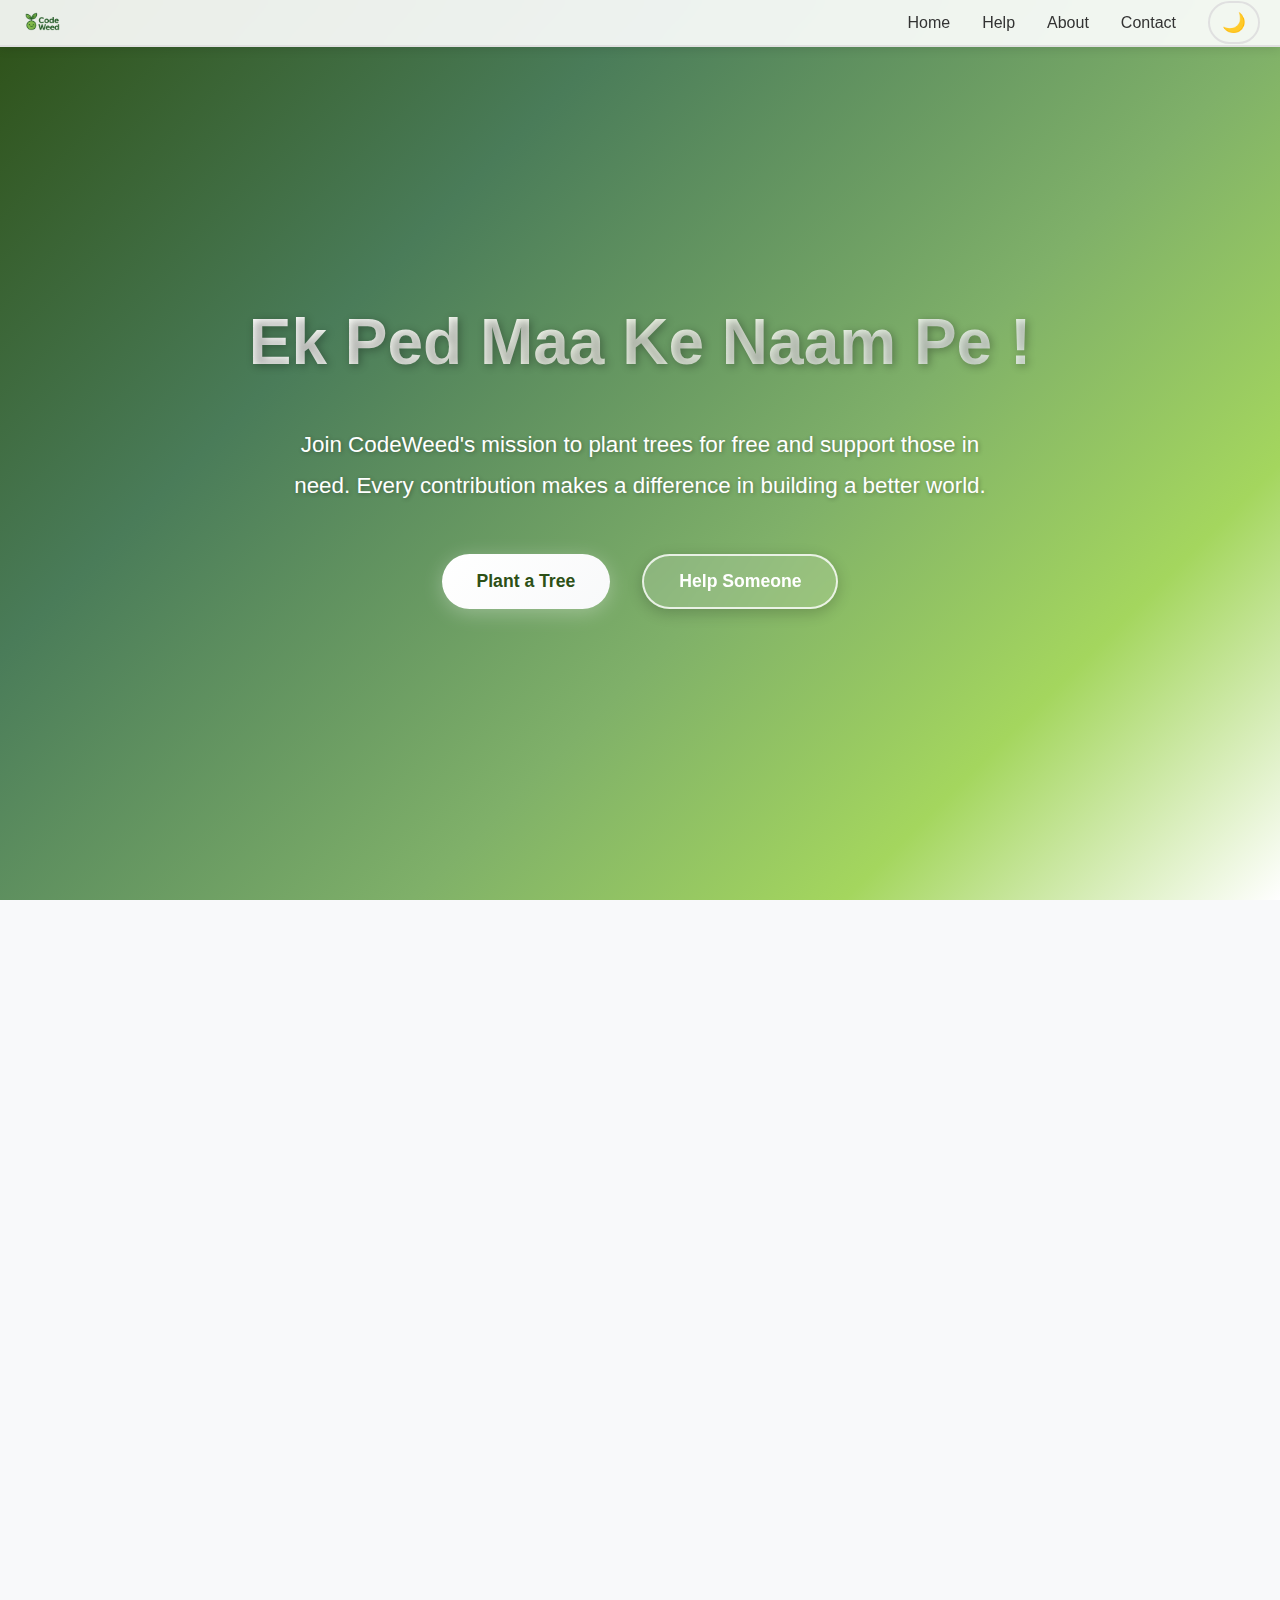
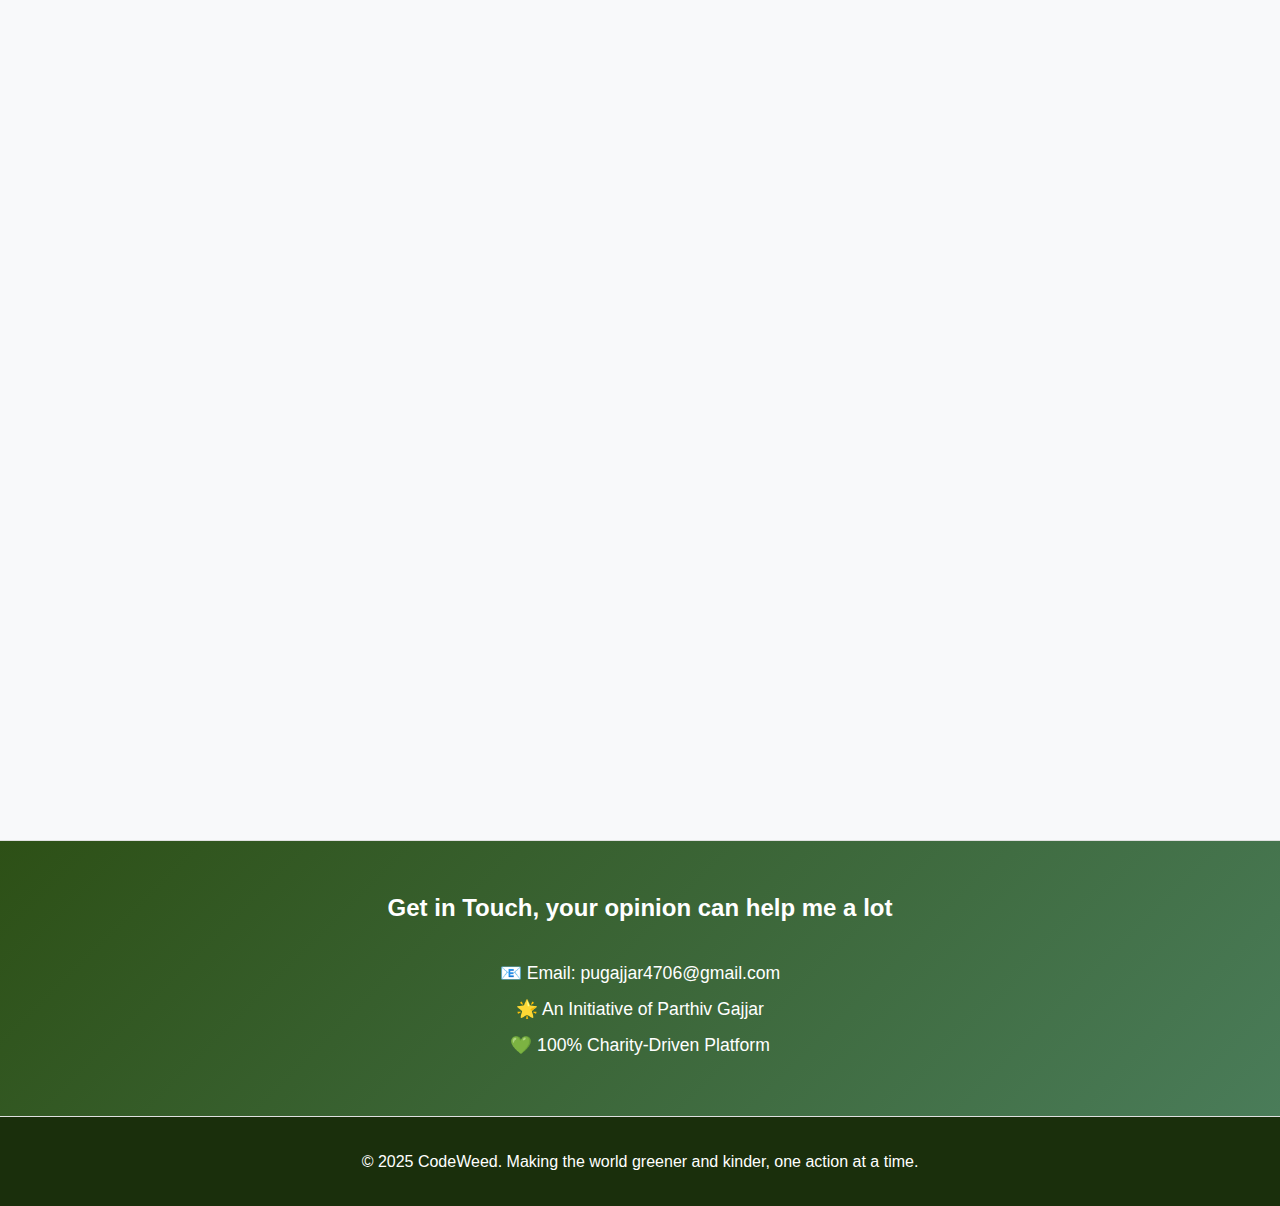
<file: index.html>
<!DOCTYPE html>
<html lang="en">
<head>
  <meta charset="UTF-8">
  <meta name="viewport" content="width=device-width, initial-scale=1.0">
  <title>CodeWeed - Plant Trees, Help People</title>
  <style>
    :root {
      --primary-green: #2d5016;
      --primary-green-dark: #1a2f0c;
      --accent-green: #4a7c59;
      --bg-primary: #f8f9fa;
      --bg-secondary: #ffffff;
      --text-primary: #333;
      --text-secondary: #666;
      --border-color: #e0e0e0;
      --shadow: 0 2px 10px rgba(0,0,0,0.1);
      --shadow-hover: 0 5px 15px rgba(0,0,0,0.2);
    }

    [data-theme="dark"] {
      --bg-primary: #1a1a1a;
      --bg-secondary: #2d2d2d;
      --text-primary: #e0e0e0;
      --text-secondary: #b0b0b0;
      --border-color: #404040;
      --shadow: 0 2px 10px rgba(0,0,0,0.3);
      --shadow-hover: 0 5px 15px rgba(0,0,0,0.4);
    }

    * {
      margin: 0;
      padding: 0;
      box-sizing: border-box;
    }

    body {
      font-family: 'Segoe UI', Tahoma, Geneva, Verdana, sans-serif;
      line-height: 1.6;
      color: var(--text-primary);
      background-color: var(--bg-primary);
      transition: background-color 0.3s ease, color 0.3s ease;
    }

    .container {
      max-width: 1500px;
      margin: 0 auto;
      padding: 0 20px;
    }

    /* Header */
    header {
      background: rgba(255, 255, 255, 0.9);
      backdrop-filter: blur(10px);
      box-shadow: var(--shadow);
      position: fixed;
      width: 100%;
      top: 0;
      z-index: 1000;
      border-bottom: 2px solid var(--border-color);
      transition: all 0.3s ease;
    }

    [data-theme="dark"] header {
      background: rgba(45, 45, 45, 0.95);
    }

    nav {
      display: flex;
      justify-content: space-between;
      align-items: center;
      padding: 1rem 0;
    }

    .logo-container {
      display: flex;
      align-items: center;
      gap: 0;
    }

    .logo-img {
      height: 45px;
      width: auto;
      transition: transform 0.3s ease;
    }

    .logo-img:hover {
      transform: scale(1.05);
    }

    .nav-right {
      display: flex;
      align-items: center;
      gap: 2rem;
    }

    .nav-links {
      display: flex;
      list-style: none;
      gap: 2rem;
    }

    .nav-links a {
      text-decoration: none;
      color: var(--text-primary);
      font-weight: 500;
      transition: color 0.3s;
      position: relative;
    }

    .nav-links a:hover {
      color: var(--primary-green);
    }

    .nav-links a:hover::after {
      content: '';
      position: absolute;
      bottom: -5px;
      left: 0;
      right: 0;
      height: 2px;
      background: var(--primary-green);
      animation: slideIn 0.3s ease;
    }

    @keyframes slideIn {
      from { transform: scaleX(0); }
      to { transform: scaleX(1); }
    }

    /* Theme Toggle */
    .theme-toggle {
      background: none;
      border: 2px solid var(--border-color);
      border-radius: 25px;
      padding: 8px 12px;
      cursor: pointer;
      font-size: 1.2rem;
      transition: all 0.3s ease;
      display: flex;
      align-items: center;
      gap: 5px;
    }

    .theme-toggle:hover {
      border-color: var(--primary-green);
      transform: scale(1.05);
    }

    /* Hero Section */
    .hero {
      background: linear-gradient(135deg, var(--primary-green) 0%, #4a7c59 30%, #7fb069 60%, #a4d65e 80%, #ffffff 100%);
      color: white;
      min-height: 100vh;
      display: flex;
      align-items: center;
      justify-content: center;
      text-align: center;
      position: relative;
      overflow: hidden;
    }

    .hero::before {
      content: '';
      position: absolute;
      top: 0;
      left: 0;
      right: 0;
      bottom: 0;
      background: url('data:image/svg+xml,<svg width="60" height="60" viewBox="0 0 60 60" xmlns="http://www.w3.org/2000/svg"><g fill="none" fill-rule="evenodd"><g fill="%23ffffff" fill-opacity="0.08"><circle cx="30" cy="30" r="2"/></g></svg>') repeat;
      animation: float 20s ease-in-out infinite;
    }

    @keyframes float {
      0%, 100% { transform: translateY(0px) translateX(0px); }
      25% { transform: translateY(-10px) translateX(5px); }
      50% { transform: translateY(-20px) translateX(0px); }
      75% { transform: translateY(-10px) translateX(-5px); }
    }

    .hero-content {
      position: relative;
      z-index: 1;
      padding: 2rem 0;
    }

    .hero h1 {
      font-size: 4rem;
      margin-bottom: 2rem;
      font-weight: 700;
      text-shadow: 2px 2px 8px rgba(0,0,0,0.3);
      background: linear-gradient(135deg, #ffffff 0%, #f0f8e8 50%, #e8f5e8 100%);
      -webkit-background-clip: text;
      -webkit-text-fill-color: transparent;
      background-clip: text;
    }

    .hero p {
      font-size: 1.4rem;
      margin-bottom: 3rem;
      max-width: 700px;
      margin-left: auto;
      margin-right: auto;
      text-shadow: 1px 1px 4px rgba(0,0,0,0.3);
      line-height: 1.8;
    }

    .cta-buttons {
      display: flex;
      gap: 2rem;
      justify-content: center;
      flex-wrap: wrap;
      margin-top: 3rem;
    }

    .btn {
      padding: 15px 35px;
      border: none;
      border-radius: 30px;
      font-size: 1.1rem;
      font-weight: 600;
      cursor: pointer;
      text-decoration: none;
      display: inline-block;
      transition: all 0.3s ease;
      position: relative;
      overflow: hidden;
      box-shadow: 0 4px 15px rgba(0,0,0,0.2);
    }

    .btn::before {
      content: '';
      position: absolute;
      top: 0;
      left: -100%;
      width: 100%;
      height: 100%;
      background: linear-gradient(90deg, transparent, rgba(255,255,255,0.3), transparent);
      transition: left 0.5s ease;
    }

    .btn:hover::before {
      left: 100%;
    }

    .btn-primary {
      background: linear-gradient(135deg, #fff 0%, #f8f9fa 100%);
      color: var(--primary-green);
      box-shadow: 0 4px 20px rgba(255,255,255,0.3);
    }

    .btn-secondary {
      background: rgba(255, 255, 255, 0.15);
      color: white;
      border: 2px solid rgba(255, 255, 255, 0.8);
      backdrop-filter: blur(10px);
    }

    .btn:hover {
      transform: translateY(-3px);
      box-shadow: 0 8px 25px rgba(0,0,0,0.3);
    }

    /* Stats Section */
    .stats {
      background: var(--bg-secondary);
      padding: 3rem 0;
      text-align: center;
      border-top: 1px solid var(--border-color);
      border-bottom: 1px solid var(--border-color);
    }

    .stats h2 {
      color: var(--text-primary);
      margin-bottom: 1rem;
    }

    .stats-grid {
      display: grid;
      grid-template-columns: repeat(auto-fit, minmax(200px, 1fr));
      gap: 2rem;
      margin-top: 2rem;
    }

    .stat-item {
      padding: 1.5rem;
      background: var(--bg-primary);
      border-radius: 15px;
      border: 2px solid var(--border-color);
      transition: all 0.3s ease;
      position: relative;
      overflow: hidden;
    }

    .stat-item::before {
      content: '';
      position: absolute;
      top: 0;
      left: 0;
      right: 0;
      height: 4px;
      background: linear-gradient(90deg, var(--primary-green), var(--accent-green));
    }

    .stat-item:hover {
      transform: translateY(-5px);
      border-color: var(--primary-green);
      box-shadow: var(--shadow-hover);
    }

    .stat-number {
      font-size: 2.5rem;
      font-weight: bold;
      color: var(--primary-green);
      display: block;
      margin-bottom: 0.5rem;
    }

    .stat-label {
      color: var(--text-secondary);
      font-size: 1rem;
    }

    /* Services Section */
    .services {
      padding: 4rem 0;
      background: var(--bg-primary);
      border-bottom: 1px solid var(--border-color);
    }

    .section-title {
      text-align: center;
      font-size: 2.5rem;
      margin-bottom: 3rem;
      color: var(--primary-green);
      position: relative;
    }

    .section-title::after {
      content: '';
      position: absolute;
      bottom: -10px;
      left: 50%;
      transform: translateX(-50%);
      width: 80px;
      height: 4px;
      background: linear-gradient(90deg, var(--primary-green), var(--accent-green));
      border-radius: 2px;
    }

    .services-grid {
      display: grid;
      grid-template-columns: repeat(auto-fit, minmax(300px, 1fr));
      gap: 2rem;
    }

    .service-card {
      background: var(--bg-secondary);
      padding: 2rem;
      border-radius: 15px;
      border: 2px solid var(--border-color);
      box-shadow: var(--shadow);
      text-align: center;
      transition: all 0.3s ease;
      position: relative;
      overflow: hidden;
    }

    .service-card::before {
      content: '';
      position: absolute;
      top: 0;
      left: 0;
      right: 0;
      height: 4px;
      background: linear-gradient(90deg, var(--primary-green), var(--accent-green));
      transform: scaleX(0);
      transition: transform 0.3s ease;
    }

    .service-card:hover::before {
      transform: scaleX(1);
    }

    .service-card:hover {
      transform: translateY(-8px);
      border-color: var(--primary-green);
      box-shadow: var(--shadow-hover);
    }

    .service-icon {
      font-size: 3rem;
      margin-bottom: 1rem;
      display: inline-block;
      padding: 15px;
      background: linear-gradient(135deg, var(--primary-green), var(--accent-green));
      border-radius: 50%;
      box-shadow: var(--shadow);
    }

    .service-card h3 {
      color: var(--primary-green);
      margin-bottom: 1rem;
      font-size: 1.3rem;
    }

    .service-card p {
      color: var(--text-secondary);
      margin-bottom: 1.5rem;
      line-height: 1.6;
    }

    /* Action Cards */
    .actions {
      padding: 4rem 0;
      background: var(--bg-secondary);
      border-bottom: 1px solid var(--border-color);
    }

    .action-grid {
      display: grid;
      grid-template-columns: repeat(auto-fit, minmax(280px, 1fr));
      gap: 2rem;
    }

    .action-card {
      background: var(--bg-primary);
      padding: 2rem;
      border-radius: 15px;
      border: 2px solid var(--border-color);
      border-left: 6px solid var(--primary-green);
      transition: all 0.3s ease;
      position: relative;
    }

    .action-card:hover {
      transform: translateY(-5px);
      box-shadow: var(--shadow-hover);
      border-color: var(--primary-green);
    }

    .action-card h4 {
      color: var(--primary-green);
      margin-bottom: 1rem;
      font-size: 1.2rem;
    }

    .action-card p {
      color: var(--text-secondary);
      margin-bottom: 1rem;
      line-height: 1.6;
    }

    .action-card .price {
      font-size: 1.2rem;
      font-weight: bold;
      color: var(--text-primary);
      margin: 1rem 0;
      padding: 8px 12px;
      background: var(--bg-secondary);
      border-radius: 8px;
      border: 1px solid var(--border-color);
    }

    .btn-action {
      background: linear-gradient(135deg, var(--primary-green), var(--accent-green));
      color: white;
      width: 100%;
      padding: 12px;
      border-radius: 8px;
      border: none;
      font-weight: 600;
      transition: all 0.3s ease;
    }

    .btn-action:hover {
      transform: translateY(-2px);
      box-shadow: var(--shadow-hover);
    }

    /* Contact Section */
    .contact {
      background: linear-gradient(135deg, var(--primary-green), var(--accent-green));
      color: white;
      padding: 3rem 0;
      text-align: center;
      border-top: 1px solid var(--border-color);
    }

    .contact-info {
      margin-top: 2rem;
    }

    .contact-info p {
      margin: 0.5rem 0;
      font-size: 1.1rem;
    }

    /* Footer */
    footer {
      background: var(--primary-green-dark);
      color: white;
      text-align: center;
      padding: 2rem 0;
      border-top: 1px solid var(--border-color);
    }

    /* Modal */
    .modal {
      display: none;
      position: fixed;
      z-index: 2000;
      left: 0;
      top: 0;
      width: 100%;
      height: 100%;
      background-color: rgba(0,0,0,0.5);
      backdrop-filter: blur(5px);
    }

    .modal-content {
      background-color: var(--bg-secondary);
      margin: 5% auto;
      padding: 2rem;
      border-radius: 15px;
      border: 2px solid var(--border-color);
      width: 90%;
      max-width: 500px;
      position: relative;
      box-shadow: var(--shadow-hover);
      animation: modalSlideIn 0.3s ease;
    }

    @keyframes modalSlideIn {
      from {
        transform: translateY(-50px);
        opacity: 0;
      }
      to {
        transform: translateY(0);
        opacity: 1;
      }
    }

    .close {
      color: var(--text-secondary);
      float: right;
      font-size: 28px;
      font-weight: bold;
      cursor: pointer;
      position: absolute;
      right: 15px;
      top: 10px;
      transition: color 0.3s ease;
    }

    .close:hover {
      color: var(--primary-green);
    }

    .modal h2 {
      color: var(--primary-green);
      margin-bottom: 1.5rem;
      padding-right: 30px;
    }

    .form-group {
      margin-bottom: 1rem;
    }

    .form-group label {
      display: block;
      margin-bottom: 0.5rem;
      color: var(--text-primary);
      font-weight: 500;
    }

    .form-group input,
    .form-group select,
    .form-group textarea {
      width: 100%;
      padding: 12px;
      border: 2px solid var(--border-color);
      border-radius: 8px;
      font-size: 1rem;
      background: var(--bg-primary);
      color: var(--text-primary);
      transition: border-color 0.3s ease;
    }

    .form-group input:focus,
    .form-group select:focus,
    .form-group textarea:focus {
      outline: none;
      border-color: var(--primary-green);
    }

    /* Responsive */
    @media (max-width: 768px) {
      .hero {
        min-height: 100vh;
        padding: 0 1rem;
      }
      
      .hero h1 {
        font-size: 2.5rem;
        margin-bottom: 1.5rem;
      }
      
      .hero p {
        font-size: 1.1rem;
        margin-bottom: 2rem;
      }
      
      .cta-buttons {
        flex-direction: column;
        align-items: center;
        gap: 1rem;
      }
      
      .btn {
        padding: 12px 25px;
        font-size: 1rem;
      }
      
      .nav-links {
        display: none;
      }

      .logo-img {
        height: 35px;
        width: auto;
      }

      .section-title {
        font-size: 2rem;
      }
    }

    /* Scroll animations */
    .fade-in {
      opacity: 0;
      transform: translateY(30px);
      transition: all 0.6s ease;
    }

    .fade-in.visible {
      opacity: 1;
      transform: translateY(0);
    }
  </style>
</head>
<link rel="icon" href="logo_fevicon.png" type="image/x-icon">
<body>
  <header>
    <nav class="container">
      <div class="logo-container">
        <img src="logo.png" alt="CodeWeed Logo" class="logo-img">
      </div>
      <div class="nav-right">
        <ul class="nav-links">
          <li><a href="#home">Home</a></li>
          <li><a href="#services">Help</a></li>
          <li><a href="#about">About</a></li>
          <li><a href="#contact">Contact</a></li>
        </ul>
        <button class="theme-toggle" onclick="toggleTheme()">
          <span id="theme-icon">🌙</span>
        </button>
      </div>
    </nav>
  </header>

  <section id="home" class="hero">
    <div class="container">
      <div class="hero-content">
        <h1>Ek Ped Maa Ke Naam Pe !</h1>
        <p>Join CodeWeed's mission to plant trees for free and support those in need. Every contribution makes a difference in building a better world.</p>
        <div class="cta-buttons">
          <button class="btn btn-primary" onclick="openModal('tree-modal')">Plant a Tree</button>
          <button class="btn btn-secondary" onclick="openModal('help-modal')">Help Someone</button>
        </div>
      </div>
    </div>
  </section>

  <section class="stats fade-in">
    <div class="container">
      <h2>Our Impact So Far, and still counting...</h2>
      <div class="stats-grid">
        <div class="stat-item">
          <span class="stat-number">156</span>
          <div class="stat-label">Trees Planted</div>
        </div>
        <div class="stat-item">
          <span class="stat-number">89</span>
          <div class="stat-label">Families Helped</div>
        </div>
        <div class="stat-item">
          <span class="stat-number">2,340</span>
          <div class="stat-label">Lives Impacted</div>
        </div>
        <div class="stat-item">
          <span class="stat-number">100%</span>
          <div class="stat-label">Free Service</div>
        </div>
      </div>
    </div>
  </section>

  <section id="services" class="services fade-in">
    <div class="container">
      <h2 class="section-title">How We Help</h2>
      <div class="services-grid">
        <div class="service-card">
          <div class="service-icon">🌲</div>
          <h3>Free Tree Planting</h3>
          <p>We plant trees at no cost to you. Just provide the location and we'll handle everything - from sapling to care.</p>
          <button class="btn btn-primary" onclick="openModal('tree-modal')">Plant Now</button>
        </div>
        <div class="service-card">
          <div class="service-icon">🍽️</div>
          <h3>Feed the Hungry</h3>
          <p>Help us provide nutritious meals and snacks to those who can't afford basic food necessities.</p>
          <button class="btn btn-primary" onclick="openModal('food-modal')">Donate Food</button>
        </div>
        <div class="service-card">
          <div class="service-icon">🖤</div>
          <h3>Clothes for All</h3>
          <p>Support our clothing drive to provide warm clothes and basic garments to people in need.</p>
          <button class="btn btn-primary" onclick="openModal('clothes-modal')">Donate Clothes</button>
        </div>
      </div>
    </div>
  </section>

  <section class="actions fade-in">
    <div class="container">
      <h2 class="section-title">Explore our Services</h2>
      <div class="action-grid">
        <div class="action-card">
          <h4>SoilBall Kit</h4>
          <p>Revolutionary seed balls that make tree planting easy. Grows in 2-3 years!</p>
          <div class="price">₹49 (All proceeds go to charity)</div>
          <button class="btn btn-action" onclick="openModal('soilball-modal')">Get SoilBall</button>
        </div>
        <div class="action-card">
          <h4>Neem Seeds</h4>
          <p>Traditional neem seeds for natural planting. See the magic after 3 years!</p>
          <div class="price">₹9 (Supports tree planting)</div>
          <button class="btn btn-action" onclick="openModal('neem-modal')">Get Seeds</button>
        </div>
        <div class="action-card">
          <h4>Meal Sponsorship</h4>
          <p>Sponsor a complete meal for someone in need. Every meal matters!</p>
          <div class="price">₹25 per meal</div>
          <button class="btn btn-action" onclick="openModal('meal-modal')">Sponsor Meal</button>
        </div>
        <div class="action-card">
          <h4>Clothing Kit</h4>
          <p>Provide basic clothing essentials to those who need them most.</p>
          <div class="price">₹150 per kit</div>
          <button class="btn btn-action" onclick="openModal('clothing-kit-modal')">Donate Kit</button>
        </div>
      </div>
    </div>
  </section>

  <section id="contact" class="contact">
    <div class="container">
      <h2>Get in Touch, your opinion can help me a lot</h2>
      <div class="contact-info">
        <p>📧 Email: pugajjar4706@gmail.com</p>
        <p>🌟 An Initiative of Parthiv Gajjar</p>
        <p>💚 100% Charity-Driven Platform</p>
      </div>
    </div>
  </section>

  <footer>
    <div class="container">
      <p>&copy; 2025 CodeWeed. Making the world greener and kinder, one action at a time.</p>
    </div>
  </footer>

  <!-- Tree Planting Modal -->
  <div id="tree-modal" class="modal">
    <div class="modal-content">
      <span class="close" onclick="closeModal('tree-modal')">&times;</span>
      <h2>🌲 Plant a Tree (Free)</h2>
      <form onsubmit="submitForm(event, 'tree')">
        <div class="form-group">
          <label>Your Name:</label>
          <input type="text" required>
        </div>
        <div class="form-group">
          <label>Location for Planting:</label>
          <input type="text" placeholder="City, Area" required>
        </div>
        <div class="form-group">
          <label>Tree Type Preference:</label>
          <select>
            <option>Neem</option>
            <option>Mango</option>
            <option>Banyan</option>
            <option>Peepal</option>
            <option>Any (You choose)</option>
          </select>
        </div>
        <button type="submit" class="btn btn-primary" style="width:100%">Request Free Tree Planting</button>
      </form>
    </div>
  </div>

  <!-- Help Modal -->
  <div id="help-modal" class="modal">
    <div class="modal-content">
      <span class="close" onclick="closeModal('help-modal')">&times;</span>
      <h2>🖤 Help Someone in Need</h2>
      <form onsubmit="submitForm(event, 'help')">
        <div class="form-group">
          <label>Your Name:</label>
          <input type="text" required>
        </div>
        <div class="form-group">
          <label>How would you like to help?</label>
          <select required>
            <option value="">Choose an option</option>
            <option>Provide Food/Snacks</option>
            <option>Donate Clothes</option>
            <option>Sponsor a Meal</option>
            <option>General Donation</option>
          </select>
        </div>
        <div class="form-group">
          <label>Additional Details:</label>
          <textarea placeholder="Tell us more about how you want to help"></textarea>
        </div>
        <button type="submit" class="btn btn-primary" style="width:100%">Submit Help Request</button>
      </form>
    </div>
  </div>

  <!-- SoilBall Modal -->
  <div id="soilball-modal" class="modal">
    <div class="modal-content">
      <span class="close" onclick="closeModal('soilball-modal')">&times;</span>
      <h2>🌲 SoilBall Kit - ₹49</h2>
      <p>All proceeds support our free tree planting mission!</p>
      <form onsubmit="submitForm(event, 'soilball')">
        <div class="form-group">
          <label>Your Name:</label>
          <input type="text" required>
        </div>
        <div class="form-group">
          <label>Delivery Address:</label>
          <textarea required></textarea>
        </div>
        <div class="form-group">
          <label>Quantity:</label>
          <input type="number" min="1" value="1">
        </div>
        <button type="submit" class="btn btn-primary" style="width:100%">Order SoilBall Kit</button>
      </form>
    </div>
  </div>

  <script>
    // Theme Toggle Functionality
    function toggleTheme() {
      const body = document.body;
      const themeIcon = document.getElementById('theme-icon');
      
      if (body.getAttribute('data-theme') === 'dark') {
        body.removeAttribute('data-theme');
        themeIcon.textContent = '🌙';
        localStorage.setItem('theme', 'light');
      } else {
        body.setAttribute('data-theme', 'dark');
        themeIcon.textContent = '☀️';
        localStorage.setItem('theme', 'dark');
      }
    }

    // Load saved theme
    function loadTheme() {
      const savedTheme = localStorage.getItem('theme');
      const themeIcon = document.getElementById('theme-icon');
      
      if (savedTheme === 'dark') {
        document.body.setAttribute('data-theme', 'dark');
        themeIcon.textContent = '☀️';
      }
    }

    // Scroll Animation
    function observeElements() {
      const observer = new IntersectionObserver((entries) => {
        entries.forEach((entry) => {
          if (entry.isIntersecting) {
            entry.target.classList.add('visible');
          }
        });
      });

      document.querySelectorAll('.fade-in').forEach((el) => {
        observer.observe(el);
      });
    }

    // Modal Functions
    function openModal(modalId) {
      document.getElementById(modalId).style.display = 'block';
    }

    function closeModal(modalId) {
      document.getElementById(modalId).style.display = 'none';
    }

    function submitForm(event, type) {
      event.preventDefault();
      alert(`Thank you! Your ${type} request has been submitted. We'll contact you soon at pugajjar4706@gmail.com`);
      event.target.closest('.modal').style.display = 'none';
    }

    // Close modal when clicking outside
    window.onclick = function(event) {
      if (event.target.classList.contains('modal')) {
        event.target.style.display = 'none';
      }
    }

    // Initialize everything
    document.addEventListener('DOMContentLoaded', function() {
      loadTheme();
      observeElements();
    });

    // Smooth scrolling for navigation links
    document.querySelectorAll('a[href^="#"]').forEach(anchor => {
      anchor.addEventListener('click', function (e) {
        e.preventDefault();
        const target = document.querySelector(this.getAttribute('href'));
        if (target) {
          target.scrollIntoView({
            behavior: 'smooth',
            block: 'start'
          });
        }
      });
    });

    // Add floating animation to stats numbers
    function animateStats() {
      const statNumbers = document.querySelectorAll('.stat-number');
      statNumbers.forEach(stat => {
        const finalNumber = parseInt(stat.textContent);
        if (finalNumber === 100) return; // Skip percentage
        
        let currentNumber = 0;
        const increment = Math.ceil(finalNumber / 50);
        const timer = setInterval(() => {
          currentNumber += increment;
          if (currentNumber >= finalNumber) {
            currentNumber = finalNumber;
            clearInterval(timer);
          }
          stat.textContent = currentNumber.toLocaleString();
        }, 30);
      });
    }

    // Trigger stats animation when stats section is visible
    const statsObserver = new IntersectionObserver((entries) => {
      entries.forEach(entry => {
        if (entry.isIntersecting) {
          animateStats();
          statsObserver.unobserve(entry.target);
        }
      });
    });

    const statsSection = document.querySelector('.stats');
    if (statsSection) {
      statsObserver.observe(statsSection);
    }
  </script>
</body>
</html>
</file>
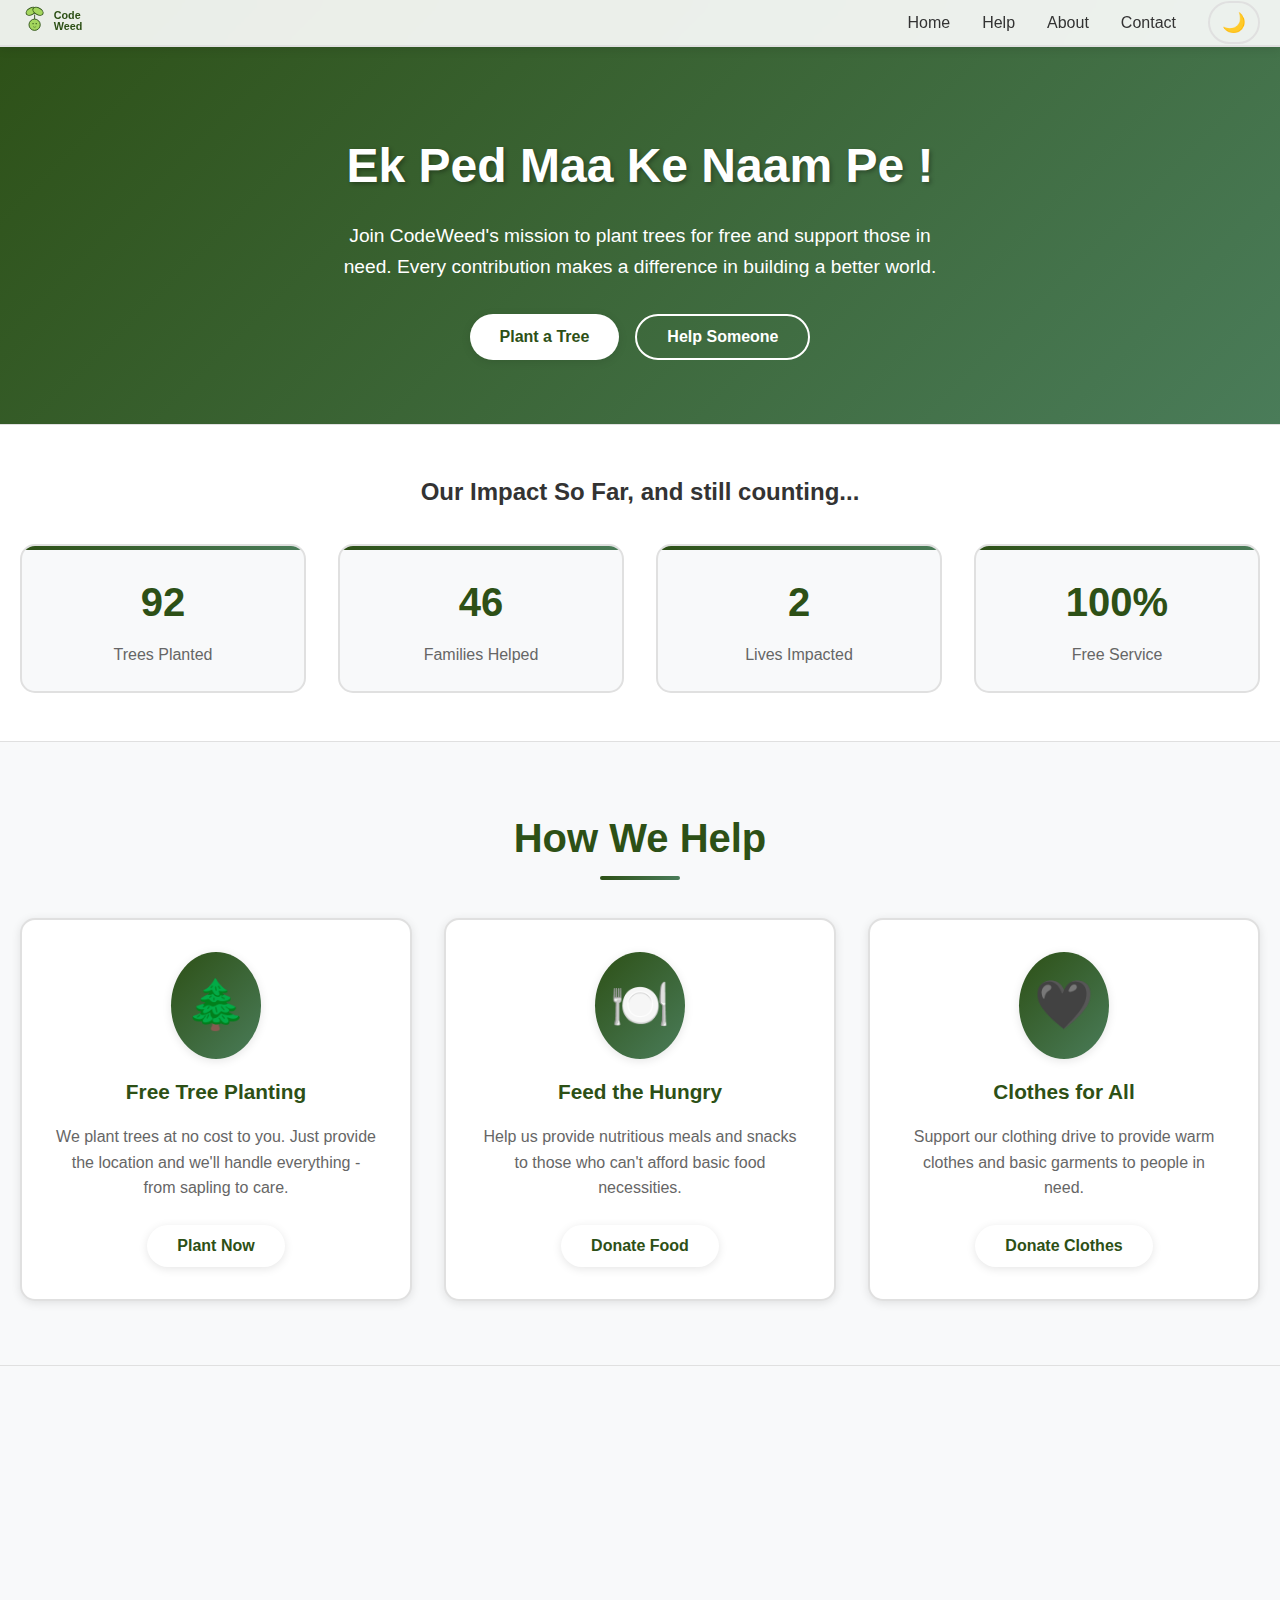
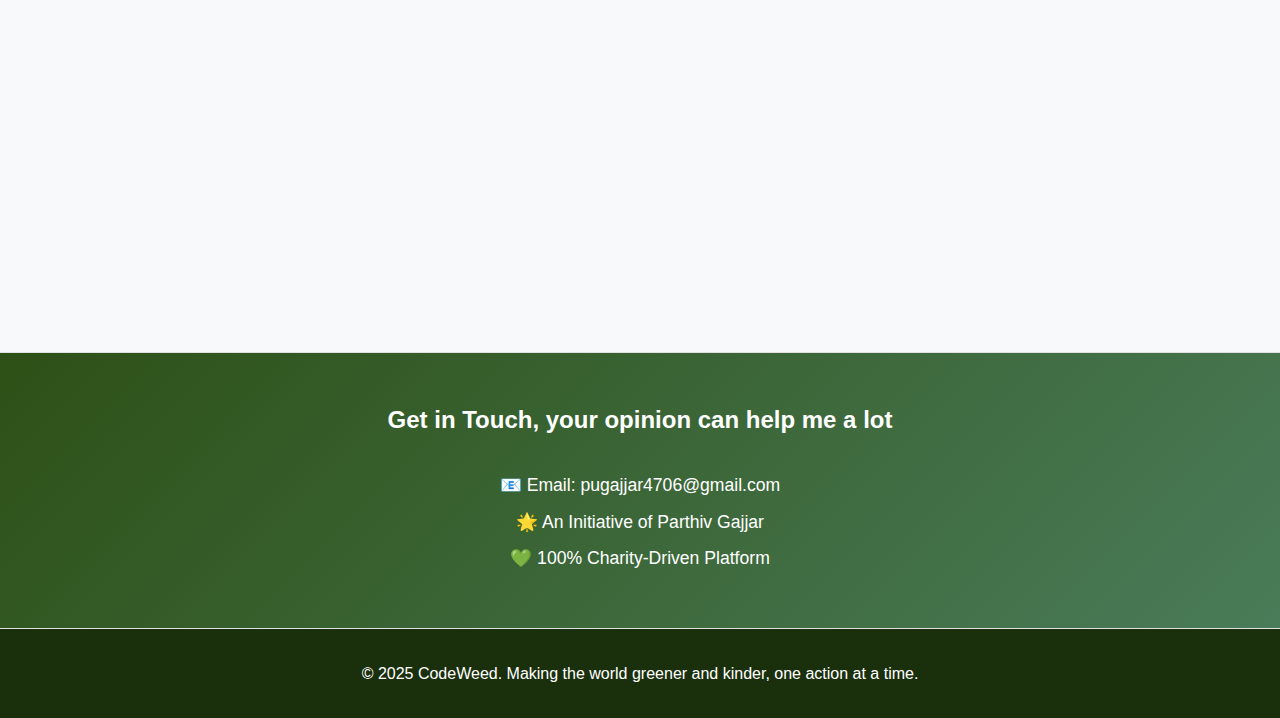
<file: codeweed_enhanced.html>
<!DOCTYPE html>
<html lang="en">
<head>
  <meta charset="UTF-8">
  <meta name="viewport" content="width=device-width, initial-scale=1.0">
  <title>CodeWeed - Plant Trees, Help People</title>
  <style>
    :root {
      --primary-green: #2d5016;
      --primary-green-dark: #1a2f0c;
      --accent-green: #4a7c59;
      --bg-primary: #f8f9fa;
      --bg-secondary: #ffffff;
      --text-primary: #333;
      --text-secondary: #666;
      --border-color: #e0e0e0;
      --shadow: 0 2px 10px rgba(0,0,0,0.1);
      --shadow-hover: 0 5px 15px rgba(0,0,0,0.2);
    }

    [data-theme="dark"] {
      --bg-primary: #1a1a1a;
      --bg-secondary: #2d2d2d;
      --text-primary: #e0e0e0;
      --text-secondary: #b0b0b0;
      --border-color: #404040;
      --shadow: 0 2px 10px rgba(0,0,0,0.3);
      --shadow-hover: 0 5px 15px rgba(0,0,0,0.4);
    }

    * {
      margin: 0;
      padding: 0;
      box-sizing: border-box;
    }

    body {
      font-family: 'Segoe UI', Tahoma, Geneva, Verdana, sans-serif;
      line-height: 1.6;
      color: var(--text-primary);
      background-color: var(--bg-primary);
      transition: background-color 0.3s ease, color 0.3s ease;
    }

    .container {
      max-width: 1500px;
      margin: 0 auto;
      padding: 0 20px;
    }

    /* Header */
    header {
      background: rgba(255, 255, 255, 0.9);
      backdrop-filter: blur(10px);
      box-shadow: var(--shadow);
      position: fixed;
      width: 100%;
      top: 0;
      z-index: 1000;
      border-bottom: 2px solid var(--border-color);
      transition: all 0.3s ease;
    }

    [data-theme="dark"] header {
      background: rgba(45, 45, 45, 0.95);
    }

    nav {
      display: flex;
      justify-content: space-between;
      align-items: center;
      padding: 1rem 0;
    }

    .logo-container {
      display: flex;
      align-items: center;
      gap: 0;
    }

    .logo-img {
      height: 45px;
      width: auto;
      transition: transform 0.3s ease;
    }

    .logo-img:hover {
      transform: scale(1.05);
    }

    .nav-right {
      display: flex;
      align-items: center;
      gap: 2rem;
    }

    .nav-links {
      display: flex;
      list-style: none;
      gap: 2rem;
    }

    .nav-links a {
      text-decoration: none;
      color: var(--text-primary);
      font-weight: 500;
      transition: color 0.3s;
      position: relative;
    }

    .nav-links a:hover {
      color: var(--primary-green);
    }

    .nav-links a:hover::after {
      content: '';
      position: absolute;
      bottom: -5px;
      left: 0;
      right: 0;
      height: 2px;
      background: var(--primary-green);
      animation: slideIn 0.3s ease;
    }

    @keyframes slideIn {
      from { transform: scaleX(0); }
      to { transform: scaleX(1); }
    }

    /* Theme Toggle */
    .theme-toggle {
      background: none;
      border: 2px solid var(--border-color);
      border-radius: 25px;
      padding: 8px 12px;
      cursor: pointer;
      font-size: 1.2rem;
      transition: all 0.3s ease;
      display: flex;
      align-items: center;
      gap: 5px;
    }

    .theme-toggle:hover {
      border-color: var(--primary-green);
      transform: scale(1.05);
    }

    /* Hero Section */
    .hero {
      background: linear-gradient(135deg, var(--primary-green), var(--accent-green));
      color: white;
      padding: 8rem 0 4rem;
      text-align: center;
      position: relative;
      overflow: hidden;
    }

    .hero::before {
      content: '';
      position: absolute;
      top: 0;
      left: 0;
      right: 0;
      bottom: 0;
      background: url('data:image/svg+xml,<svg width="60" height="60" viewBox="0 0 60 60" xmlns="http://www.w3.org/2000/svg"><g fill="none" fill-rule="evenodd"><g fill="%23ffffff" fill-opacity="0.05"><circle cx="30" cy="30" r="2"/></g></svg>') repeat;
      animation: float 20s ease-in-out infinite;
    }

    @keyframes float {
      0%, 100% { transform: translateY(0px); }
      50% { transform: translateY(-20px); }
    }

    .hero-content {
      position: relative;
      z-index: 1;
    }

    .hero h1 {
      font-size: 3rem;
      margin-bottom: 1rem;
      font-weight: 700;
      text-shadow: 2px 2px 4px rgba(0,0,0,0.3);
    }

    .hero p {
      font-size: 1.2rem;
      margin-bottom: 2rem;
      max-width: 600px;
      margin-left: auto;
      margin-right: auto;
    }

    .cta-buttons {
      display: flex;
      gap: 1rem;
      justify-content: center;
      flex-wrap: wrap;
    }

    .btn {
      padding: 12px 30px;
      border: none;
      border-radius: 25px;
      font-size: 1rem;
      font-weight: 600;
      cursor: pointer;
      text-decoration: none;
      display: inline-block;
      transition: all 0.3s ease;
      position: relative;
      overflow: hidden;
    }

    .btn::before {
      content: '';
      position: absolute;
      top: 0;
      left: -100%;
      width: 100%;
      height: 100%;
      background: linear-gradient(90deg, transparent, rgba(255,255,255,0.2), transparent);
      transition: left 0.5s ease;
    }

    .btn:hover::before {
      left: 100%;
    }

    .btn-primary {
      background: #fff;
      color: var(--primary-green);
      box-shadow: var(--shadow);
    }

    .btn-secondary {
      background: transparent;
      color: white;
      border: 2px solid white;
    }

    .btn:hover {
      transform: translateY(-2px);
      box-shadow: var(--shadow-hover);
    }

    /* Stats Section */
    .stats {
      background: var(--bg-secondary);
      padding: 3rem 0;
      text-align: center;
      border-top: 1px solid var(--border-color);
      border-bottom: 1px solid var(--border-color);
    }

    .stats h2 {
      color: var(--text-primary);
      margin-bottom: 1rem;
    }

    .stats-grid {
      display: grid;
      grid-template-columns: repeat(auto-fit, minmax(200px, 1fr));
      gap: 2rem;
      margin-top: 2rem;
    }

    .stat-item {
      padding: 1.5rem;
      background: var(--bg-primary);
      border-radius: 15px;
      border: 2px solid var(--border-color);
      transition: all 0.3s ease;
      position: relative;
      overflow: hidden;
    }

    .stat-item::before {
      content: '';
      position: absolute;
      top: 0;
      left: 0;
      right: 0;
      height: 4px;
      background: linear-gradient(90deg, var(--primary-green), var(--accent-green));
    }

    .stat-item:hover {
      transform: translateY(-5px);
      border-color: var(--primary-green);
      box-shadow: var(--shadow-hover);
    }

    .stat-number {
      font-size: 2.5rem;
      font-weight: bold;
      color: var(--primary-green);
      display: block;
      margin-bottom: 0.5rem;
    }

    .stat-label {
      color: var(--text-secondary);
      font-size: 1rem;
    }

    /* Services Section */
    .services {
      padding: 4rem 0;
      background: var(--bg-primary);
      border-bottom: 1px solid var(--border-color);
    }

    .section-title {
      text-align: center;
      font-size: 2.5rem;
      margin-bottom: 3rem;
      color: var(--primary-green);
      position: relative;
    }

    .section-title::after {
      content: '';
      position: absolute;
      bottom: -10px;
      left: 50%;
      transform: translateX(-50%);
      width: 80px;
      height: 4px;
      background: linear-gradient(90deg, var(--primary-green), var(--accent-green));
      border-radius: 2px;
    }

    .services-grid {
      display: grid;
      grid-template-columns: repeat(auto-fit, minmax(300px, 1fr));
      gap: 2rem;
    }

    .service-card {
      background: var(--bg-secondary);
      padding: 2rem;
      border-radius: 15px;
      border: 2px solid var(--border-color);
      box-shadow: var(--shadow);
      text-align: center;
      transition: all 0.3s ease;
      position: relative;
      overflow: hidden;
    }

    .service-card::before {
      content: '';
      position: absolute;
      top: 0;
      left: 0;
      right: 0;
      height: 4px;
      background: linear-gradient(90deg, var(--primary-green), var(--accent-green));
      transform: scaleX(0);
      transition: transform 0.3s ease;
    }

    .service-card:hover::before {
      transform: scaleX(1);
    }

    .service-card:hover {
      transform: translateY(-8px);
      border-color: var(--primary-green);
      box-shadow: var(--shadow-hover);
    }

    .service-icon {
      font-size: 3rem;
      margin-bottom: 1rem;
      display: inline-block;
      padding: 15px;
      background: linear-gradient(135deg, var(--primary-green), var(--accent-green));
      border-radius: 50%;
      box-shadow: var(--shadow);
    }

    .service-card h3 {
      color: var(--primary-green);
      margin-bottom: 1rem;
      font-size: 1.3rem;
    }

    .service-card p {
      color: var(--text-secondary);
      margin-bottom: 1.5rem;
      line-height: 1.6;
    }

    /* Action Cards */
    .actions {
      padding: 4rem 0;
      background: var(--bg-secondary);
      border-bottom: 1px solid var(--border-color);
    }

    .action-grid {
      display: grid;
      grid-template-columns: repeat(auto-fit, minmax(280px, 1fr));
      gap: 2rem;
    }

    .action-card {
      background: var(--bg-primary);
      padding: 2rem;
      border-radius: 15px;
      border: 2px solid var(--border-color);
      border-left: 6px solid var(--primary-green);
      transition: all 0.3s ease;
      position: relative;
    }

    .action-card:hover {
      transform: translateY(-5px);
      box-shadow: var(--shadow-hover);
      border-color: var(--primary-green);
    }

    .action-card h4 {
      color: var(--primary-green);
      margin-bottom: 1rem;
      font-size: 1.2rem;
    }

    .action-card p {
      color: var(--text-secondary);
      margin-bottom: 1rem;
      line-height: 1.6;
    }

    .action-card .price {
      font-size: 1.2rem;
      font-weight: bold;
      color: var(--text-primary);
      margin: 1rem 0;
      padding: 8px 12px;
      background: var(--bg-secondary);
      border-radius: 8px;
      border: 1px solid var(--border-color);
    }

    .btn-action {
      background: linear-gradient(135deg, var(--primary-green), var(--accent-green));
      color: white;
      width: 100%;
      padding: 12px;
      border-radius: 8px;
      border: none;
      font-weight: 600;
      transition: all 0.3s ease;
    }

    .btn-action:hover {
      transform: translateY(-2px);
      box-shadow: var(--shadow-hover);
    }

    /* Contact Section */
    .contact {
      background: linear-gradient(135deg, var(--primary-green), var(--accent-green));
      color: white;
      padding: 3rem 0;
      text-align: center;
      border-top: 1px solid var(--border-color);
    }

    .contact-info {
      margin-top: 2rem;
    }

    .contact-info p {
      margin: 0.5rem 0;
      font-size: 1.1rem;
    }

    /* Footer */
    footer {
      background: var(--primary-green-dark);
      color: white;
      text-align: center;
      padding: 2rem 0;
      border-top: 1px solid var(--border-color);
    }

    /* Modal */
    .modal {
      display: none;
      position: fixed;
      z-index: 2000;
      left: 0;
      top: 0;
      width: 100%;
      height: 100%;
      background-color: rgba(0,0,0,0.5);
      backdrop-filter: blur(5px);
    }

    .modal-content {
      background-color: var(--bg-secondary);
      margin: 5% auto;
      padding: 2rem;
      border-radius: 15px;
      border: 2px solid var(--border-color);
      width: 90%;
      max-width: 500px;
      position: relative;
      box-shadow: var(--shadow-hover);
      animation: modalSlideIn 0.3s ease;
    }

    @keyframes modalSlideIn {
      from {
        transform: translateY(-50px);
        opacity: 0;
      }
      to {
        transform: translateY(0);
        opacity: 1;
      }
    }

    .close {
      color: var(--text-secondary);
      float: right;
      font-size: 28px;
      font-weight: bold;
      cursor: pointer;
      position: absolute;
      right: 15px;
      top: 10px;
      transition: color 0.3s ease;
    }

    .close:hover {
      color: var(--primary-green);
    }

    .modal h2 {
      color: var(--primary-green);
      margin-bottom: 1.5rem;
      padding-right: 30px;
    }

    .form-group {
      margin-bottom: 1rem;
    }

    .form-group label {
      display: block;
      margin-bottom: 0.5rem;
      color: var(--text-primary);
      font-weight: 500;
    }

    .form-group input,
    .form-group select,
    .form-group textarea {
      width: 100%;
      padding: 12px;
      border: 2px solid var(--border-color);
      border-radius: 8px;
      font-size: 1rem;
      background: var(--bg-primary);
      color: var(--text-primary);
      transition: border-color 0.3s ease;
    }

    .form-group input:focus,
    .form-group select:focus,
    .form-group textarea:focus {
      outline: none;
      border-color: var(--primary-green);
    }

    /* Responsive */
    @media (max-width: 768px) {
      .hero h1 {
        font-size: 2rem;
      }
      
      .nav-links {
        display: none;
      }
      
      .cta-buttons {
        flex-direction: column;
        align-items: center;
      }

      .logo-img {
        height: 35px;
        width: auto;
      }

      .section-title {
        font-size: 2rem;
      }
    }

    /* Scroll animations */
    .fade-in {
      opacity: 0;
      transform: translateY(30px);
      transition: all 0.6s ease;
    }

    .fade-in.visible {
      opacity: 1;
      transform: translateY(0);
    }
  </style>
</head>
<body>
  <header>
    <nav class="container">
      <div class="logo-container">
        <img src="data:image/svg+xml,%3Csvg xmlns='http://www.w3.org/2000/svg' viewBox='0 0 400 200'%3E%3Cdefs%3E%3Cstyle%3E.leaf%7Bfill:%23A4D65E;stroke:%232D5016;stroke-width:4%7D.text%7Bfill:%232D5016;font-family:Arial,sans-serif;font-weight:bold%7D%3C/style%3E%3C/defs%3E%3C!-- Leaves --%3E%3Cellipse cx='50' cy='50' rx='25' ry='15' class='leaf' transform='rotate(-30 50 50)'/%3E%3Cellipse cx='80' cy='50' rx='25' ry='15' class='leaf' transform='rotate(30 80 50)'/%3E%3C!-- Stem --%3E%3Cline x1='65' y1='65' x2='65' y2='85' stroke='%232D5016' stroke-width='4'/%3E%3C!-- Smiley face --%3E%3Ccircle cx='65' cy='110' r='25' fill='%23A4D65E' stroke='%232D5016' stroke-width='4'/%3E%3Ccircle cx='58' cy='105' r='3' fill='%232D5016'/%3E%3Ccircle cx='72' cy='105' r='3' fill='%232D5016'/%3E%3Cpath d='M 58 118 Q 65 125 72 118' stroke='%232D5016' stroke-width='2' fill='none'/%3E%3C!-- Text --%3E%3Ctext x='150' y='85' font-size='48' class='text'%3ECode%3C/text%3E%3Ctext x='150' y='135' font-size='48' class='text'%3EWeed%3C/text%3E%3C/svg%3E" alt="CodeWeed Logo" class="logo-img">
      </div>
      <div class="nav-right">
        <ul class="nav-links">
          <li><a href="#home">Home</a></li>
          <li><a href="#services">Help</a></li>
          <li><a href="#about">About</a></li>
          <li><a href="#contact">Contact</a></li>
        </ul>
        <button class="theme-toggle" onclick="toggleTheme()">
          <span id="theme-icon">🌙</span>
        </button>
      </div>
    </nav>
  </header>

  <section id="home" class="hero">
    <div class="container">
      <div class="hero-content">
        <h1>Ek Ped Maa Ke Naam Pe !</h1>
        <p>Join CodeWeed's mission to plant trees for free and support those in need. Every contribution makes a difference in building a better world.</p>
        <div class="cta-buttons">
          <button class="btn btn-primary" onclick="openModal('tree-modal')">Plant a Tree</button>
          <button class="btn btn-secondary" onclick="openModal('help-modal')">Help Someone</button>
        </div>
      </div>
    </div>
  </section>

  <section class="stats fade-in">
    <div class="container">
      <h2>Our Impact So Far, and still counting...</h2>
      <div class="stats-grid">
        <div class="stat-item">
          <span class="stat-number">156</span>
          <div class="stat-label">Trees Planted</div>
        </div>
        <div class="stat-item">
          <span class="stat-number">89</span>
          <div class="stat-label">Families Helped</div>
        </div>
        <div class="stat-item">
          <span class="stat-number">2,340</span>
          <div class="stat-label">Lives Impacted</div>
        </div>
        <div class="stat-item">
          <span class="stat-number">100%</span>
          <div class="stat-label">Free Service</div>
        </div>
      </div>
    </div>
  </section>

  <section id="services" class="services fade-in">
    <div class="container">
      <h2 class="section-title">How We Help</h2>
      <div class="services-grid">
        <div class="service-card">
          <div class="service-icon">🌲</div>
          <h3>Free Tree Planting</h3>
          <p>We plant trees at no cost to you. Just provide the location and we'll handle everything - from sapling to care.</p>
          <button class="btn btn-primary" onclick="openModal('tree-modal')">Plant Now</button>
        </div>
        <div class="service-card">
          <div class="service-icon">🍽️</div>
          <h3>Feed the Hungry</h3>
          <p>Help us provide nutritious meals and snacks to those who can't afford basic food necessities.</p>
          <button class="btn btn-primary" onclick="openModal('food-modal')">Donate Food</button>
        </div>
        <div class="service-card">
          <div class="service-icon">🖤</div>
          <h3>Clothes for All</h3>
          <p>Support our clothing drive to provide warm clothes and basic garments to people in need.</p>
          <button class="btn btn-primary" onclick="openModal('clothes-modal')">Donate Clothes</button>
        </div>
      </div>
    </div>
  </section>

  <section class="actions fade-in">
    <div class="container">
      <h2 class="section-title">Explore our Services</h2>
      <div class="action-grid">
        <div class="action-card">
          <h4>SoilBall Kit</h4>
          <p>Revolutionary seed balls that make tree planting easy. Grows in 2-3 years!</p>
          <div class="price">₹49 (All proceeds go to charity)</div>
          <button class="btn btn-action" onclick="openModal('soilball-modal')">Get SoilBall</button>
        </div>
        <div class="action-card">
          <h4>Neem Seeds</h4>
          <p>Traditional neem seeds for natural planting. See the magic after 3 years!</p>
          <div class="price">₹9 (Supports tree planting)</div>
          <button class="btn btn-action" onclick="openModal('neem-modal')">Get Seeds</button>
        </div>
        <div class="action-card">
          <h4>Meal Sponsorship</h4>
          <p>Sponsor a complete meal for someone in need. Every meal matters!</p>
          <div class="price">₹25 per meal</div>
          <button class="btn btn-action" onclick="openModal('meal-modal')">Sponsor Meal</button>
        </div>
        <div class="action-card">
          <h4>Clothing Kit</h4>
          <p>Provide basic clothing essentials to those who need them most.</p>
          <div class="price">₹150 per kit</div>
          <button class="btn btn-action" onclick="openModal('clothing-kit-modal')">Donate Kit</button>
        </div>
      </div>
    </div>
  </section>

  <section id="contact" class="contact">
    <div class="container">
      <h2>Get in Touch, your opinion can help me a lot</h2>
      <div class="contact-info">
        <p>📧 Email: pugajjar4706@gmail.com</p>
        <p>🌟 An Initiative of Parthiv Gajjar</p>
        <p>💚 100% Charity-Driven Platform</p>
      </div>
    </div>
  </section>

  <footer>
    <div class="container">
      <p>&copy; 2025 CodeWeed. Making the world greener and kinder, one action at a time.</p>
    </div>
  </footer>

  <!-- Tree Planting Modal -->
  <div id="tree-modal" class="modal">
    <div class="modal-content">
      <span class="close" onclick="closeModal('tree-modal')">&times;</span>
      <h2>🌲 Plant a Tree (Free)</h2>
      <form onsubmit="submitForm(event, 'tree')">
        <div class="form-group">
          <label>Your Name:</label>
          <input type="text" required>
        </div>
        <div class="form-group">
          <label>Location for Planting:</label>
          <input type="text" placeholder="City, Area" required>
        </div>
        <div class="form-group">
          <label>Tree Type Preference:</label>
          <select>
            <option>Neem</option>
            <option>Mango</option>
            <option>Banyan</option>
            <option>Peepal</option>
            <option>Any (You choose)</option>
          </select>
        </div>
        <button type="submit" class="btn btn-primary" style="width:100%">Request Free Tree Planting</button>
      </form>
    </div>
  </div>

  <!-- Help Modal -->
  <div id="help-modal" class="modal">
    <div class="modal-content">
      <span class="close" onclick="closeModal('help-modal')">&times;</span>
      <h2>🖤 Help Someone in Need</h2>
      <form onsubmit="submitForm(event, 'help')">
        <div class="form-group">
          <label>Your Name:</label>
          <input type="text" required>
        </div>
        <div class="form-group">
          <label>How would you like to help?</label>
          <select required>
            <option value="">Choose an option</option>
            <option>Provide Food/Snacks</option>
            <option>Donate Clothes</option>
            <option>Sponsor a Meal</option>
            <option>General Donation</option>
          </select>
        </div>
        <div class="form-group">
          <label>Additional Details:</label>
          <textarea placeholder="Tell us more about how you want to help"></textarea>
        </div>
        <button type="submit" class="btn btn-primary" style="width:100%">Submit Help Request</button>
      </form>
    </div>
  </div>

  <!-- SoilBall Modal -->
  <div id="soilball-modal" class="modal">
    <div class="modal-content">
      <span class="close" onclick="closeModal('soilball-modal')">&times;</span>
      <h2>🌲 SoilBall Kit - ₹49</h2>
      <p>All proceeds support our free tree planting mission!</p>
      <form onsubmit="submitForm(event, 'soilball')">
        <div class="form-group">
          <label>Your Name:</label>
          <input type="text" required>
        </div>
        <div class="form-group">
          <label>Delivery Address:</label>
          <textarea required></textarea>
        </div>
        <div class="form-group">
          <label>Quantity:</label>
          <input type="number" min="1" value="1">
        </div>
        <button type="submit" class="btn btn-primary" style="width:100%">Order SoilBall Kit</button>
      </form>
    </div>
  </div>

  <script>
    // Theme Toggle Functionality
    function toggleTheme() {
      const body = document.body;
      const themeIcon = document.getElementById('theme-icon');
      
      if (body.getAttribute('data-theme') === 'dark') {
        body.removeAttribute('data-theme');
        themeIcon.textContent = '🌙';
        localStorage.setItem('theme', 'light');
      } else {
        body.setAttribute('data-theme', 'dark');
        themeIcon.textContent = '☀️';
        localStorage.setItem('theme', 'dark');
      }
    }

    // Load saved theme
    function loadTheme() {
      const savedTheme = localStorage.getItem('theme');
      const themeIcon = document.getElementById('theme-icon');
      
      if (savedTheme === 'dark') {
        document.body.setAttribute('data-theme', 'dark');
        themeIcon.textContent = '☀️';
      }
    }

    // Scroll Animation
    function observeElements() {
      const observer = new IntersectionObserver((entries) => {
        entries.forEach((entry) => {
          if (entry.isIntersecting) {
            entry.target.classList.add('visible');
          }
        });
      });

      document.querySelectorAll('.fade-in').forEach((el) => {
        observer.observe(el);
      });
    }

    // Modal Functions
    function openModal(modalId) {
      document.getElementById(modalId).style.display = 'block';
    }

    function closeModal(modalId) {
      document.getElementById(modalId).style.display = 'none';
    }

    function submitForm(event, type) {
      event.preventDefault();
      alert(`Thank you! Your ${type} request has been submitted. We'll contact you soon at pugajjar4706@gmail.com`);
      event.target.closest('.modal').style.display = 'none';
    }

    // Close modal when clicking outside
    window.onclick = function(event) {
      if (event.target.classList.contains('modal')) {
        event.target.style.display = 'none';
      }
    }

    // Initialize everything
    document.addEventListener('DOMContentLoaded', function() {
      loadTheme();
      observeElements();
    });

    // Smooth scrolling for navigation links
    document.querySelectorAll('a[href^="#"]').forEach(anchor => {
      anchor.addEventListener('click', function (e) {
        e.preventDefault();
        const target = document.querySelector(this.getAttribute('href'));
        if (target) {
          target.scrollIntoView({
            behavior: 'smooth',
            block: 'start'
          });
        }
      });
    });

    // Add floating animation to stats numbers
    function animateStats() {
      const statNumbers = document.querySelectorAll('.stat-number');
      statNumbers.forEach(stat => {
        const finalNumber = parseInt(stat.textContent);
        if (finalNumber === 100) return; // Skip percentage
        
        let currentNumber = 0;
        const increment = Math.ceil(finalNumber / 50);
        const timer = setInterval(() => {
          currentNumber += increment;
          if (currentNumber >= finalNumber) {
            currentNumber = finalNumber;
            clearInterval(timer);
          }
          stat.textContent = currentNumber.toLocaleString();
        }, 30);
      });
    }

    // Trigger stats animation when stats section is visible
    const statsObserver = new IntersectionObserver((entries) => {
      entries.forEach(entry => {
        if (entry.isIntersecting) {
          animateStats();
          statsObserver.unobserve(entry.target);
        }
      });
    });

    const statsSection = document.querySelector('.stats');
    if (statsSection) {
      statsObserver.observe(statsSection);
    }
  </script>
</body>
</html>
</file>
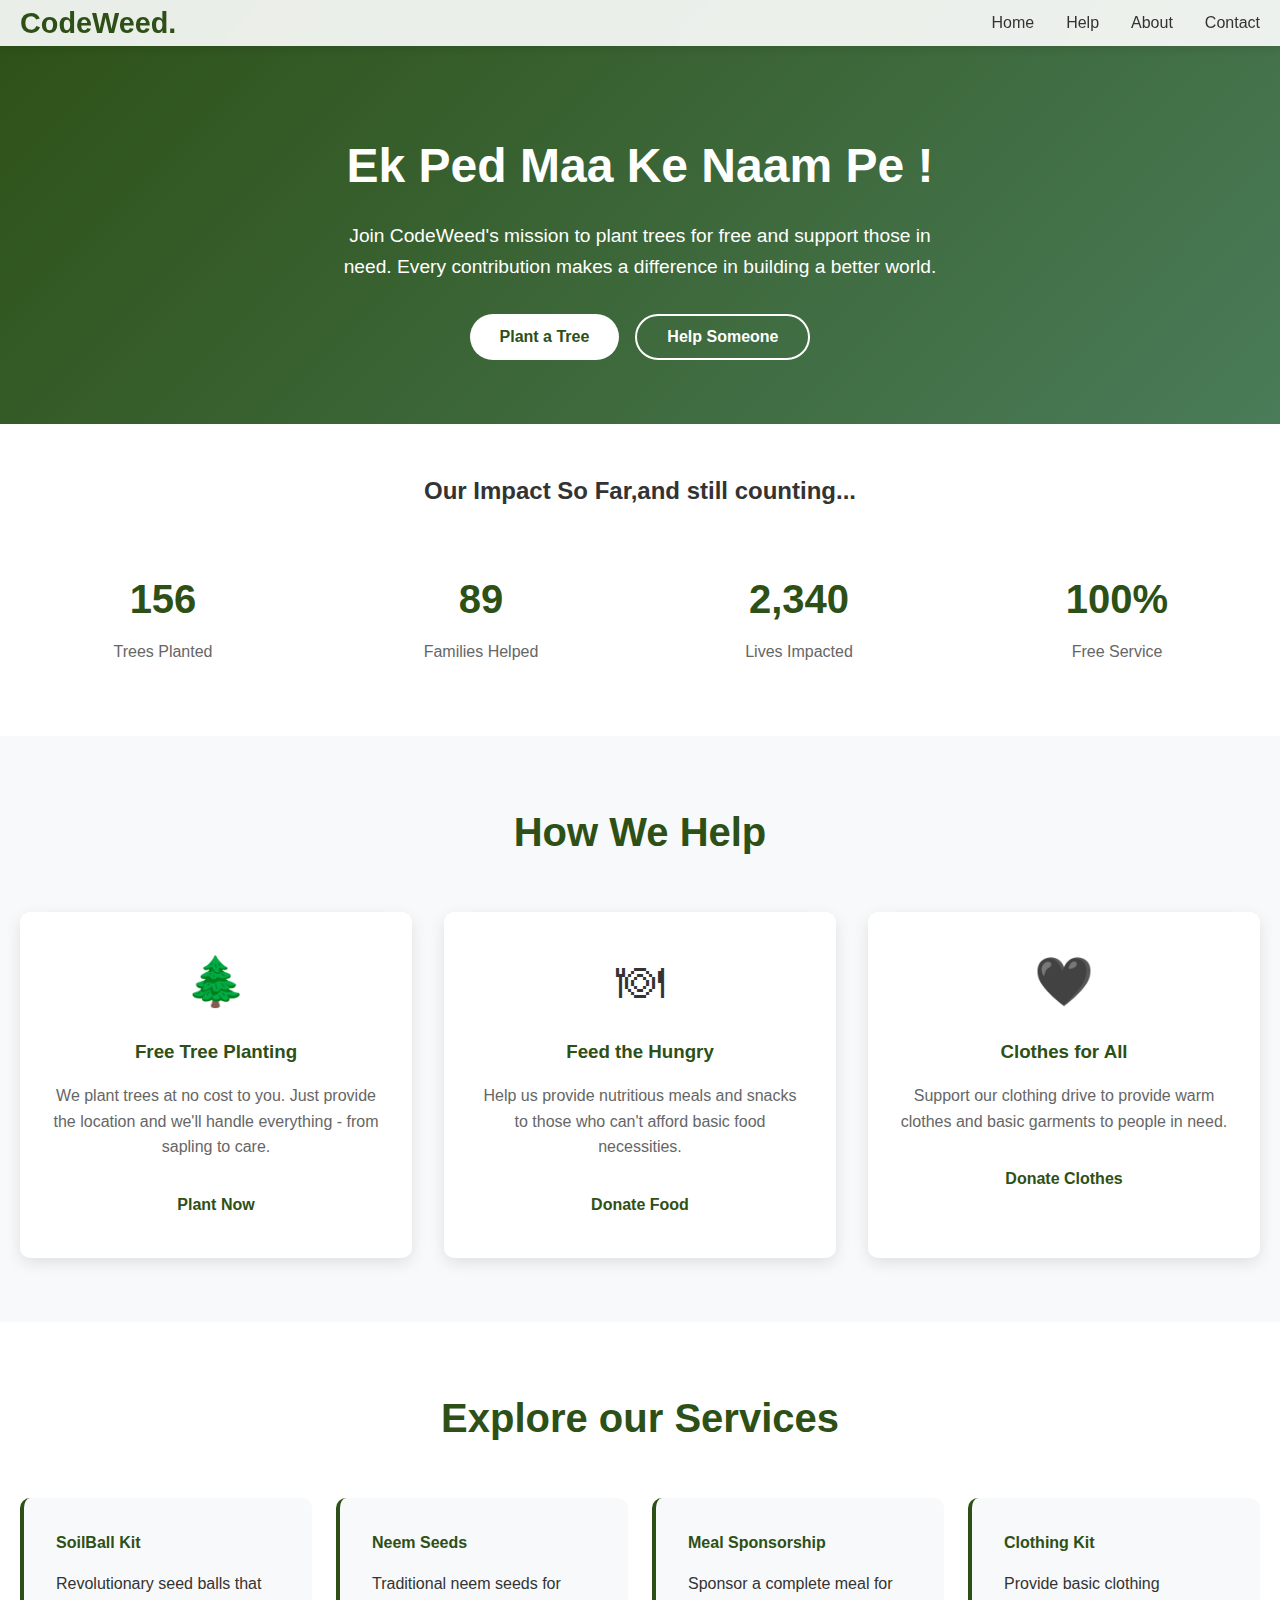
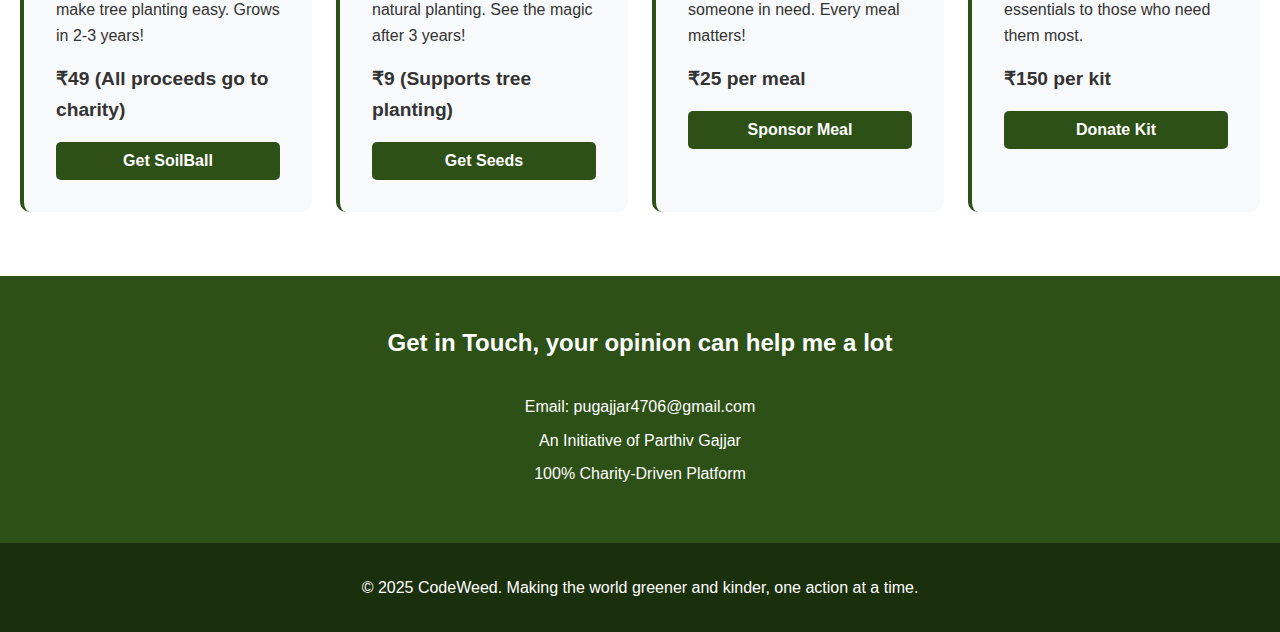
<file: codeweed_site.html>
<!DOCTYPE html>
<html lang="en">
<head>
  <meta charset="UTF-8">
  <meta name="viewport" content="width=device-width, initial-scale=1.0">
  <title>CodeWeed - Plant Trees, Help People</title>
  <style>
    * {
      margin: 0;
      padding: 0;
      box-sizing: border-box;
    }

    body {
      font-family: 'Segoe UI', Tahoma, Geneva, Verdana, sans-serif;
      line-height: 1.6;
      color: #333;
      background-color: #f8f9fa;
    }

    .container {
      max-width: 1500px;
      margin: 0 auto;
      padding: 0 20px;
    }

    /* Header */
    header {
      background: rgba(255, 255, 255, 0.9);
      backdrop-filter: blur(10px);
      box-shadow: 0 2px 10px rgba(0,0,0,0.1);
      position: fixed;
      width: 100%;
      top: 0;
      z-index: 1000;
    }

    nav {
      display: flex;
      justify-content: space-between;
      align-items: center;
      padding: 1rem 0;
    }

    .logo {
      font-size: 1.8rem;
      font-weight: bold;
      color: #2d5016;
    }

    .nav-links {
      display: flex;
      list-style: none;
      gap: 2rem;
    }

    .nav-links a {
      text-decoration: none;
      color: #333;
      font-weight: 500;
      transition: color 0.3s;
    }

    .nav-links a:hover {
      color: #2d5016;
    }

    /* Hero Section */
    .hero {
      background: linear-gradient(135deg, #2d5016, #4a7c59);
      color: white;
      padding: 8rem 0 4rem;
      text-align: center;
    }

    .hero h1 {
      font-size: 3rem;
      margin-bottom: 1rem;
      font-weight: 700;
    }

    .hero p {
      font-size: 1.2rem;
      margin-bottom: 2rem;
      max-width: 600px;
      margin-left: auto;
      margin-right: auto;
    }

    .cta-buttons {
      display: flex;
      gap: 1rem;
      justify-content: center;
      flex-wrap: wrap;
    }

    .btn {
      padding: 12px 30px;
      border: none;
      border-radius: 25px;
      font-size: 1rem;
      font-weight: 600;
      cursor: pointer;
      text-decoration: none;
      display: inline-block;
      transition: transform 0.3s, box-shadow 0.3s;
    }

    .btn-primary {
      background: #fff;
      color: #2d5016;
    }

    .btn-secondary {
      background: transparent;
      color: white;
      border: 2px solid white;
    }

    .btn:hover {
      transform: translateY(-2px);
      box-shadow: 0 5px 15px rgba(0,0,0,0.2);
    }

    /* Stats Section */
    .stats {
      background: white;
      padding: 3rem 0;
      text-align: center;
    }

    .stats-grid {
      display: grid;
      grid-template-columns: repeat(auto-fit, minmax(200px, 1fr));
      gap: 2rem;
      margin-top: 2rem;
    }

    .stat-item {
      padding: 1.5rem;
    }

    .stat-number {
      font-size: 2.5rem;
      font-weight: bold;
      color: #2d5016;
      display: block;
    }

    .stat-label {
      color: #666;
      font-size: 1rem;
      margin-top: 0.5rem;
    }

    /* Services Section */
    .services {
      padding: 4rem 0;
      background: #f8f9fa;
    }

    .section-title {
      text-align: center;
      font-size: 2.5rem;
      margin-bottom: 3rem;
      color: #2d5016;
    }

    .services-grid {
      display: grid;
      grid-template-columns: repeat(auto-fit, minmax(300px, 1fr));
      gap: 2rem;
    }

    .service-card {
      background: white;
      padding: 2rem;
      border-radius: 10px;
      box-shadow: 0 5px 15px rgba(0,0,0,0.1);
      text-align: center;
      transition: transform 0.3s;
    }

    .service-card:hover {
      transform: translateY(-5px);
    }

    .service-icon {
      font-size: 3rem;
      margin-bottom: 1rem;
    }

    .service-card h3 {
      color: #2d5016;
      margin-bottom: 1rem;
    }

    .service-card p {
      color: #666;
      margin-bottom: 1.5rem;
    }

    /* Action Cards */
    .actions {
      padding: 4rem 0;
      background: white;
    }

    .action-grid {
      display: grid;
      grid-template-columns: repeat(auto-fit, minmax(250px, 1fr));
      gap: 1.5rem;
    }

    .action-card {
      background: #f8f9fa;
      padding: 2rem;
      border-radius: 10px;
      border-left: 4px solid #2d5016;
    }

    .action-card h4 {
      color: #2d5016;
      margin-bottom: 1rem;
    }

    .action-card .price {
      font-size: 1.2rem;
      font-weight: bold;
      color: #333;
      margin: 1rem 0;
    }

    .btn-action {
      background: #2d5016;
      color: white;
      width: 100%;
      padding: 10px;
      border-radius: 5px;
    }

    /* Contact Section */
    .contact {
      background: #2d5016;
      color: white;
      padding: 3rem 0;
      text-align: center;
    }

    .contact-info {
      margin-top: 2rem;
    }

    .contact-info p {
      margin: 0.5rem 0;
    }

    /* Footer */
    footer {
      background: #1a2f0c;
      color: white;
      text-align: center;
      padding: 2rem 0;
    }

    /* Modal */
    .modal {
      display: none;
      position: fixed;
      z-index: 2000;
      left: 0;
      top: 0;
      width: 100%;
      height: 100%;
      background-color: rgba(0,0,0,0.5);
    }

    .modal-content {
      background-color: white;
      margin: 10% auto;
      padding: 2rem;
      border-radius: 10px;
      width: 90%;
      max-width: 500px;
      position: relative;
    }

    .close {
      color: #aaa;
      float: right;
      font-size: 28px;
      font-weight: bold;
      cursor: pointer;
      position: absolute;
      right: 15px;
      top: 10px;
    }

    .close:hover {
      color: black;
    }

    .form-group {
      margin-bottom: 1rem;
    }

    .form-group label {
      display: block;
      margin-bottom: 0.5rem;
      color: #333;
      font-weight: 500;
    }

    .form-group input,
    .form-group select,
    .form-group textarea {
      width: 100%;
      padding: 10px;
      border: 1px solid #ddd;
      border-radius: 5px;
      font-size: 1rem;
    }

    /* Responsive */
    @media (max-width: 768px) {
      .hero h1 {
        font-size: 2rem;
      }
      
      .nav-links {
        display: none;
      }
      
      .cta-buttons {
        flex-direction: column;
        align-items: center;
      }
    }
  </style>
</head>
<title>My Website</title>
    <link rel="icon" href="logo_fevicon.png" type="image/x-icon">
<body>
  <header>
    <nav class="container">
      <div class="logo">
        CodeWeed.
      </div>
      <ul class="nav-links">
        <li><a href="#home">Home</a></li>
        <li><a href="#services">Help</a></li>
        <li><a href="#about">About</a></li>
        <li><a href="#contact">Contact</a></li>
      </ul>
    </nav>
  </header>

  <section id="home" class="hero">
    <div class="container">
      <h1>Ek Ped Maa Ke Naam Pe !</h1>
      <p>Join CodeWeed's mission to plant trees for free and support those in need. Every contribution makes a difference in building a better world.</p>
      <div class="cta-buttons">
        <button class="btn btn-primary" onclick="openModal('tree-modal')">Plant a Tree</button>
        <button class="btn btn-secondary" onclick="openModal('help-modal')">Help Someone</button>
      </div>
    </div>
  </section>

  <section class="stats">
    <div class="container">
      <h2>Our Impact So Far,and still counting...</h2>
      <div class="stats-grid">
        <div class="stat-item">
          <span class="stat-number">156</span>
          <div class="stat-label">Trees Planted</div>
        </div>
        <div class="stat-item">
          <span class="stat-number">89</span>
          <div class="stat-label">Families Helped</div>
        </div>
        <div class="stat-item">
          <span class="stat-number">2,340</span>
          <div class="stat-label">Lives Impacted</div>
        </div>
        <div class="stat-item">
          <span class="stat-number">100%</span>
          <div class="stat-label">Free Service</div>
        </div>
      </div>
    </div>
  </section>

  <section id="services" class="services">
    <div class="container">
      <h2 class="section-title">How We Help</h2>
      <div class="services-grid">
        <div class="service-card">
          <div class="service-icon">🌲</div>
          <h3>Free Tree Planting</h3>
          <p>We plant trees at no cost to you. Just provide the location and we'll handle everything - from sapling to care.</p>
          <button class="btn btn-primary" onclick="openModal('tree-modal')">Plant Now</button>
        </div>
        <div class="service-card">
          <div class="service-icon">🍽</div>
          <h3>Feed the Hungry</h3>
          <p>Help us provide nutritious meals and snacks to those who can't afford basic food necessities.</p>
          <button class="btn btn-primary" onclick="openModal('food-modal')">Donate Food</button>
        </div>
        <div class="service-card">
          <div class="service-icon">🖤</div>
          <h3>Clothes for All</h3>
          <p>Support our clothing drive to provide warm clothes and basic garments to people in need.</p>
          <button class="btn btn-primary" onclick="openModal('clothes-modal')">Donate Clothes</button>
        </div>
      </div>
    </div>
  </section>

  <section class="actions">
    <div class="container">
      <h2 class="section-title">Explore our Services</h2>
      <div class="action-grid">
        <div class="action-card">
          <h4>SoilBall Kit</h4>
          <p>Revolutionary seed balls that make tree planting easy. Grows in 2-3 years!</p>
          <div class="price">₹49 (All proceeds go to charity)</div>
          <button class="btn btn-action" onclick="openModal('soilball-modal')">Get SoilBall</button>
        </div>
        <div class="action-card">
          <h4>Neem Seeds</h4>
          <p>Traditional neem seeds for natural planting. See the magic after 3 years!</p>
          <div class="price">₹9 (Supports tree planting)</div>
          <button class="btn btn-action" onclick="openModal('neem-modal')">Get Seeds</button>
        </div>
        <div class="action-card">
          <h4>Meal Sponsorship</h4>
          <p>Sponsor a complete meal for someone in need. Every meal matters!</p>
          <div class="price">₹25 per meal</div>
          <button class="btn btn-action" onclick="openModal('meal-modal')">Sponsor Meal</button>
        </div>
        <div class="action-card">
          <h4>Clothing Kit</h4>
          <p>Provide basic clothing essentials to those who need them most.</p>
          <div class="price">₹150 per kit</div>
          <button class="btn btn-action" onclick="openModal('clothing-kit-modal')">Donate Kit</button>
        </div>
      </div>
    </div>
  </section>

  <section id="contact" class="contact">
    <div class="container">
      <h2>Get in Touch, your opinion can help me a lot</h2>
      <div class="contact-info">
        <p>Email: pugajjar4706@gmail.com</p>
        <p>An Initiative of Parthiv Gajjar</p>
        <p>100% Charity-Driven Platform</p>
      </div>
    </div>
  </section>

  <footer>
    <div class="container">
      <p>&copy; 2025 CodeWeed. Making the world greener and kinder, one action at a time.</p>
    </div>
  </footer>

  <!-- Tree Planting Modal -->
  <div id="tree-modal" class="modal">
    <div class="modal-content">
      <span class="close" onclick="closeModal('tree-modal')">&times;</span>
      <h2>🌲 Plant a Tree (Free)</h2>
      <form onsubmit="submitForm(event, 'tree')">
        <div class="form-group">
          <label>Your Name:</label>
          <input type="text" required>
        </div>
        <div class="form-group">
          <label>Location for Planting:</label>
          <input type="text" placeholder="City, Area" required>
        </div>
        <div class="form-group">
          <label>Tree Type Preference:</label>
          <select>
            <option>Neem</option>
            <option>Mango</option>
            <option>Banyan</option>
            <option>Peepal</option>
            <option>Any (You choose)</option>
          </select>
        </div>
        <button type="submit" class="btn btn-primary" style="width:100%">Request Free Tree Planting</button>
      </form>
    </div>
  </div>

  <!-- Help Modal -->
  <div id="help-modal" class="modal">
    <div class="modal-content">
      <span class="close" onclick="closeModal('help-modal')">&times;</span>
      <h2>🖤 Help Someone in Need</h2>
      <form onsubmit="submitForm(event, 'help')">
        <div class="form-group">
          <label>Your Name:</label>
          <input type="text" required>
        </div>
        <div class="form-group">
          <label>How would you like to help?</label>
          <select required>
            <option value="">Choose an option</option>
            <option>Provide Food/Snacks</option>
            <option>Donate Clothes</option>
            <option>Sponsor a Meal</option>
            <option>General Donation</option>
          </select>
        </div>
        <div class="form-group">
          <label>Additional Details:</label>
          <textarea placeholder="Tell us more about how you want to help"></textarea>
        </div>
        <button type="submit" class="btn btn-primary" style="width:100%">Submit Help Request</button>
      </form>
    </div>
  </div>

  <!-- Simple modals for products -->
  <div id="soilball-modal" class="modal">
    <div class="modal-content">
      <span class="close" onclick="closeModal('soilball-modal')">&times;</span>
      <h2>🌲 SoilBall Kit - ₹49</h2>
      <p>All proceeds support our free tree planting mission!</p>
      <form onsubmit="submitForm(event, 'soilball')">
        <div class="form-group">
          <label>Your Name:</label>
          <input type="text" required>
        </div>
        <div class="form-group">
          <label>Delivery Address:</label>
          <textarea required></textarea>
        </div>
        <div class="form-group">
          <label>Quantity:</label>
          <input type="number" min="1" value="1">
        </div>
        <button type="submit" class="btn btn-primary" style="width:100%">Order SoilBall Kit</button>
      </form>
    </div>
  </div>

  <script>
    function openModal(modalId) {
      document.getElementById(modalId).style.display = 'block';
    }

    function closeModal(modalId) {
      document.getElementById(modalId).style.display = 'none';
    }

    function submitForm(event, type) {
      event.preventDefault();
      alert(`Thank you! Your ${type} request has been submitted. We'll contact you soon at pugajjar4706@gmail.com`);
      event.target.closest('.modal').style.display = 'none';
    }

    // Close modal when clicking outside
    window.onclick = function(event) {
      if (event.target.classList.contains('modal')) {
        event.target.style.display = 'none';
      }
    }
  </script>
</body>
</html>
</file>
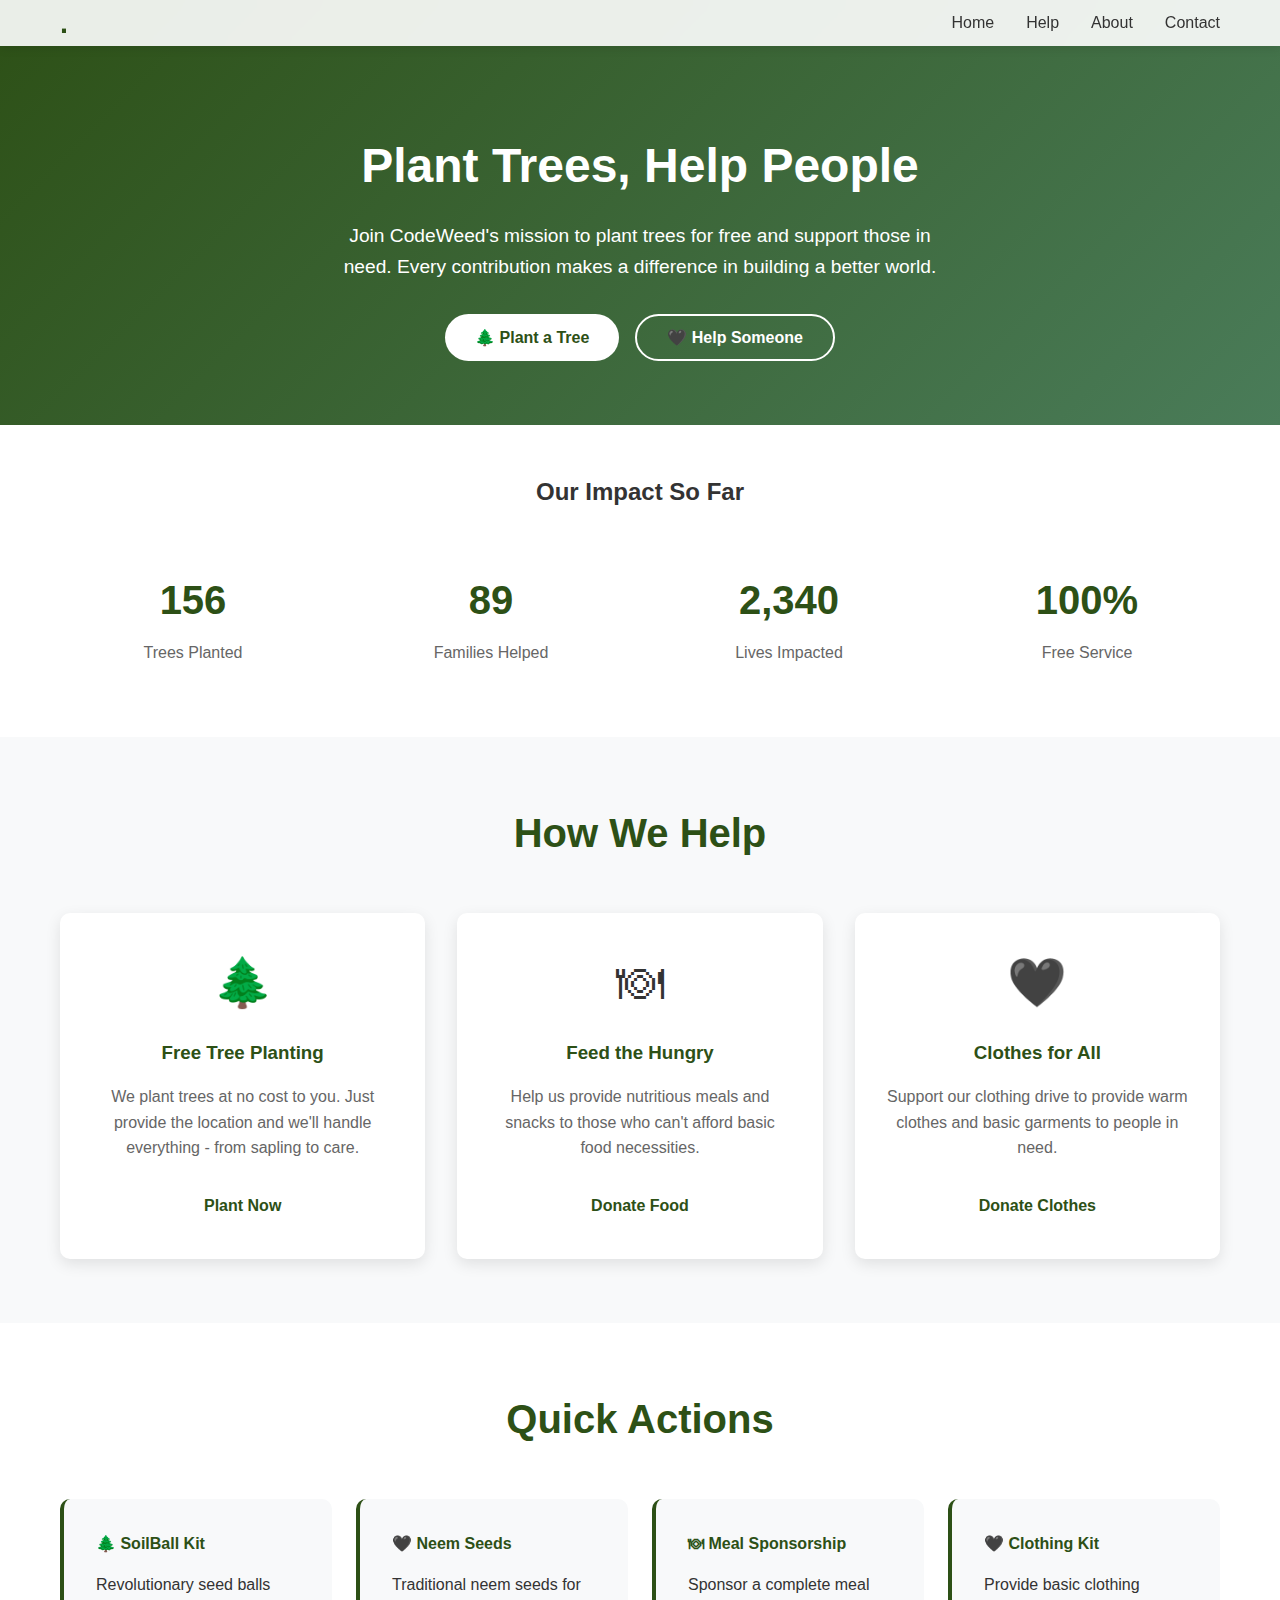
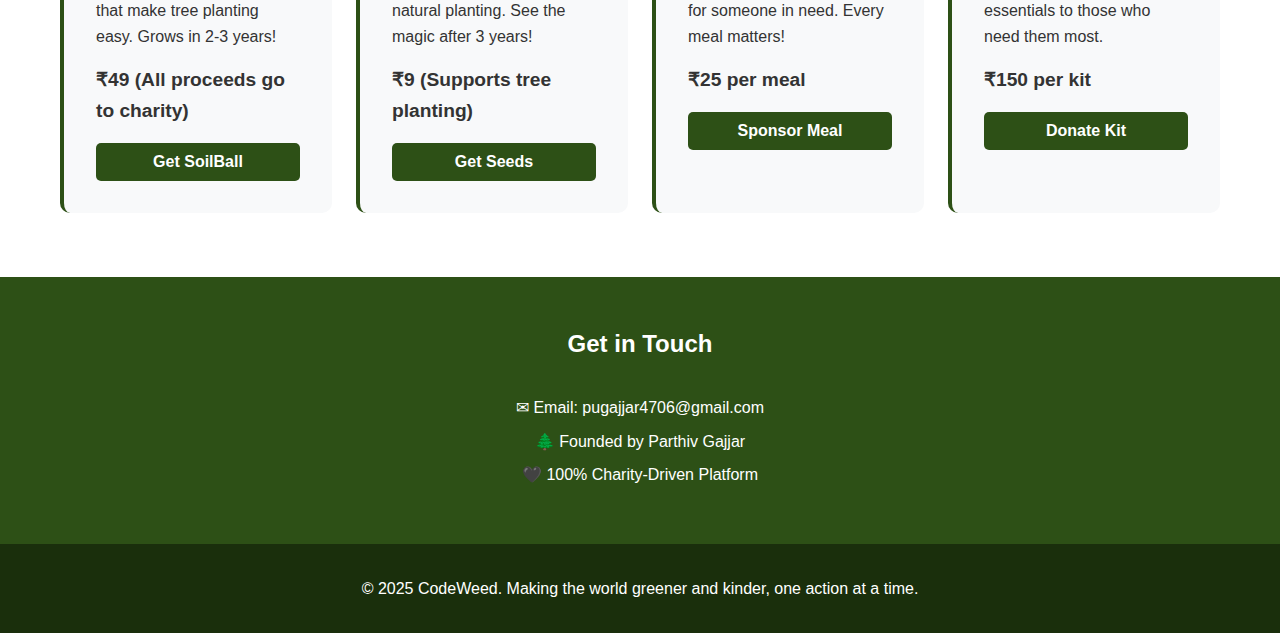
<file: BackUP/codeweed_site.html>
<!DOCTYPE html>
<html lang="en">
<head>
  <meta charset="UTF-8">
  <meta name="viewport" content="width=device-width, initial-scale=1.0">
  <title>CodeWeed - Plant Trees, Help People</title>
  <style>
    * {
      margin: 0;
      padding: 0;
      box-sizing: border-box;
    }

    body {
      font-family: 'Segoe UI', Tahoma, Geneva, Verdana, sans-serif;
      line-height: 1.6;
      color: #333;
      background-color: #f8f9fa;
    }

    .container {
      max-width: 1200px;
      margin: 0 auto;
      padding: 0 20px;
    }

    /* Header */
    header {
      background: rgba(255, 255, 255, 0.9);
      backdrop-filter: blur(10px);
      box-shadow: 0 2px 10px rgba(0,0,0,0.1);
      position: fixed;
      width: 100%;
      top: 0;
      z-index: 1000;
    }

    nav {
      display: flex;
      justify-content: space-between;
      align-items: center;
      padding: 1rem 0;
    }

    .logo {
      font-size: 1.8rem;
      font-weight: bold;
      color: #2d5016;
    }

    .nav-links {
      display: flex;
      list-style: none;
      gap: 2rem;
    }

    .nav-links a {
      text-decoration: none;
      color: #333;
      font-weight: 500;
      transition: color 0.3s;
    }

    .nav-links a:hover {
      color: #2d5016;
    }

    /* Hero Section */
    .hero {
      background: linear-gradient(135deg, #2d5016, #4a7c59);
      color: white;
      padding: 8rem 0 4rem;
      text-align: center;
    }

    .hero h1 {
      font-size: 3rem;
      margin-bottom: 1rem;
      font-weight: 700;
    }

    .hero p {
      font-size: 1.2rem;
      margin-bottom: 2rem;
      max-width: 600px;
      margin-left: auto;
      margin-right: auto;
    }

    .cta-buttons {
      display: flex;
      gap: 1rem;
      justify-content: center;
      flex-wrap: wrap;
    }

    .btn {
      padding: 12px 30px;
      border: none;
      border-radius: 25px;
      font-size: 1rem;
      font-weight: 600;
      cursor: pointer;
      text-decoration: none;
      display: inline-block;
      transition: transform 0.3s, box-shadow 0.3s;
    }

    .btn-primary {
      background: #fff;
      color: #2d5016;
    }

    .btn-secondary {
      background: transparent;
      color: white;
      border: 2px solid white;
    }

    .btn:hover {
      transform: translateY(-2px);
      box-shadow: 0 5px 15px rgba(0,0,0,0.2);
    }

    /* Stats Section */
    .stats {
      background: white;
      padding: 3rem 0;
      text-align: center;
    }

    .stats-grid {
      display: grid;
      grid-template-columns: repeat(auto-fit, minmax(200px, 1fr));
      gap: 2rem;
      margin-top: 2rem;
    }

    .stat-item {
      padding: 1.5rem;
    }

    .stat-number {
      font-size: 2.5rem;
      font-weight: bold;
      color: #2d5016;
      display: block;
    }

    .stat-label {
      color: #666;
      font-size: 1rem;
      margin-top: 0.5rem;
    }

    /* Services Section */
    .services {
      padding: 4rem 0;
      background: #f8f9fa;
    }

    .section-title {
      text-align: center;
      font-size: 2.5rem;
      margin-bottom: 3rem;
      color: #2d5016;
    }

    .services-grid {
      display: grid;
      grid-template-columns: repeat(auto-fit, minmax(300px, 1fr));
      gap: 2rem;
    }

    .service-card {
      background: white;
      padding: 2rem;
      border-radius: 10px;
      box-shadow: 0 5px 15px rgba(0,0,0,0.1);
      text-align: center;
      transition: transform 0.3s;
    }

    .service-card:hover {
      transform: translateY(-5px);
    }

    .service-icon {
      font-size: 3rem;
      margin-bottom: 1rem;
    }

    .service-card h3 {
      color: #2d5016;
      margin-bottom: 1rem;
    }

    .service-card p {
      color: #666;
      margin-bottom: 1.5rem;
    }

    /* Action Cards */
    .actions {
      padding: 4rem 0;
      background: white;
    }

    .action-grid {
      display: grid;
      grid-template-columns: repeat(auto-fit, minmax(250px, 1fr));
      gap: 1.5rem;
    }

    .action-card {
      background: #f8f9fa;
      padding: 2rem;
      border-radius: 10px;
      border-left: 4px solid #2d5016;
    }

    .action-card h4 {
      color: #2d5016;
      margin-bottom: 1rem;
    }

    .action-card .price {
      font-size: 1.2rem;
      font-weight: bold;
      color: #333;
      margin: 1rem 0;
    }

    .btn-action {
      background: #2d5016;
      color: white;
      width: 100%;
      padding: 10px;
      border-radius: 5px;
    }

    /* Contact Section */
    .contact {
      background: #2d5016;
      color: white;
      padding: 3rem 0;
      text-align: center;
    }

    .contact-info {
      margin-top: 2rem;
    }

    .contact-info p {
      margin: 0.5rem 0;
    }

    /* Footer */
    footer {
      background: #1a2f0c;
      color: white;
      text-align: center;
      padding: 2rem 0;
    }

    /* Modal */
    .modal {
      display: none;
      position: fixed;
      z-index: 2000;
      left: 0;
      top: 0;
      width: 100%;
      height: 100%;
      background-color: rgba(0,0,0,0.5);
    }

    .modal-content {
      background-color: white;
      margin: 10% auto;
      padding: 2rem;
      border-radius: 10px;
      width: 90%;
      max-width: 500px;
      position: relative;
    }

    .close {
      color: #aaa;
      float: right;
      font-size: 28px;
      font-weight: bold;
      cursor: pointer;
      position: absolute;
      right: 15px;
      top: 10px;
    }

    .close:hover {
      color: black;
    }

    .form-group {
      margin-bottom: 1rem;
    }

    .form-group label {
      display: block;
      margin-bottom: 0.5rem;
      color: #333;
      font-weight: 500;
    }

    .form-group input,
    .form-group select,
    .form-group textarea {
      width: 100%;
      padding: 10px;
      border: 1px solid #ddd;
      border-radius: 5px;
      font-size: 1rem;
    }

    /* Responsive */
    @media (max-width: 768px) {
      .hero h1 {
        font-size: 2rem;
      }
      
      .nav-links {
        display: none;
      }
      
      .cta-buttons {
        flex-direction: column;
        align-items: center;
      }
    }
  </style>
</head>
<body>
  <header>
    <nav class="container">
      <div class="logo">
        .
      </div>
      <ul class="nav-links">
        <li><a href="#home">Home</a></li>
        <li><a href="#services">Help</a></li>
        <li><a href="#about">About</a></li>
        <li><a href="#contact">Contact</a></li>
      </ul>
    </nav>
  </header>

  <section id="home" class="hero">
    <div class="container">
      <h1>Plant Trees, Help People</h1>
      <p>Join CodeWeed's mission to plant trees for free and support those in need. Every contribution makes a difference in building a better world.</p>
      <div class="cta-buttons">
        <button class="btn btn-primary" onclick="openModal('tree-modal')">🌲 Plant a Tree</button>
        <button class="btn btn-secondary" onclick="openModal('help-modal')">🖤 Help Someone</button>
      </div>
    </div>
  </section>

  <section class="stats">
    <div class="container">
      <h2>Our Impact So Far</h2>
      <div class="stats-grid">
        <div class="stat-item">
          <span class="stat-number">156</span>
          <div class="stat-label">Trees Planted</div>
        </div>
        <div class="stat-item">
          <span class="stat-number">89</span>
          <div class="stat-label">Families Helped</div>
        </div>
        <div class="stat-item">
          <span class="stat-number">2,340</span>
          <div class="stat-label">Lives Impacted</div>
        </div>
        <div class="stat-item">
          <span class="stat-number">100%</span>
          <div class="stat-label">Free Service</div>
        </div>
      </div>
    </div>
  </section>

  <section id="services" class="services">
    <div class="container">
      <h2 class="section-title">How We Help</h2>
      <div class="services-grid">
        <div class="service-card">
          <div class="service-icon">🌲</div>
          <h3>Free Tree Planting</h3>
          <p>We plant trees at no cost to you. Just provide the location and we'll handle everything - from sapling to care.</p>
          <button class="btn btn-primary" onclick="openModal('tree-modal')">Plant Now</button>
        </div>
        <div class="service-card">
          <div class="service-icon">🍽</div>
          <h3>Feed the Hungry</h3>
          <p>Help us provide nutritious meals and snacks to those who can't afford basic food necessities.</p>
          <button class="btn btn-primary" onclick="openModal('food-modal')">Donate Food</button>
        </div>
        <div class="service-card">
          <div class="service-icon">🖤</div>
          <h3>Clothes for All</h3>
          <p>Support our clothing drive to provide warm clothes and basic garments to people in need.</p>
          <button class="btn btn-primary" onclick="openModal('clothes-modal')">Donate Clothes</button>
        </div>
      </div>
    </div>
  </section>

  <section class="actions">
    <div class="container">
      <h2 class="section-title">Quick Actions</h2>
      <div class="action-grid">
        <div class="action-card">
          <h4>🌲 SoilBall Kit</h4>
          <p>Revolutionary seed balls that make tree planting easy. Grows in 2-3 years!</p>
          <div class="price">₹49 (All proceeds go to charity)</div>
          <button class="btn btn-action" onclick="openModal('soilball-modal')">Get SoilBall</button>
        </div>
        <div class="action-card">
          <h4>🖤 Neem Seeds</h4>
          <p>Traditional neem seeds for natural planting. See the magic after 3 years!</p>
          <div class="price">₹9 (Supports tree planting)</div>
          <button class="btn btn-action" onclick="openModal('neem-modal')">Get Seeds</button>
        </div>
        <div class="action-card">
          <h4>🍽 Meal Sponsorship</h4>
          <p>Sponsor a complete meal for someone in need. Every meal matters!</p>
          <div class="price">₹25 per meal</div>
          <button class="btn btn-action" onclick="openModal('meal-modal')">Sponsor Meal</button>
        </div>
        <div class="action-card">
          <h4>🖤 Clothing Kit</h4>
          <p>Provide basic clothing essentials to those who need them most.</p>
          <div class="price">₹150 per kit</div>
          <button class="btn btn-action" onclick="openModal('clothing-kit-modal')">Donate Kit</button>
        </div>
      </div>
    </div>
  </section>

  <section id="contact" class="contact">
    <div class="container">
      <h2>Get in Touch</h2>
      <div class="contact-info">
        <p>✉ Email: pugajjar4706@gmail.com</p>
        <p>🌲 Founded by Parthiv Gajjar</p>
        <p>🖤 100% Charity-Driven Platform</p>
      </div>
    </div>
  </section>

  <footer>
    <div class="container">
      <p>&copy; 2025 CodeWeed. Making the world greener and kinder, one action at a time.</p>
    </div>
  </footer>

  <!-- Tree Planting Modal -->
  <div id="tree-modal" class="modal">
    <div class="modal-content">
      <span class="close" onclick="closeModal('tree-modal')">&times;</span>
      <h2>🌲 Plant a Tree (Free)</h2>
      <form onsubmit="submitForm(event, 'tree')">
        <div class="form-group">
          <label>Your Name:</label>
          <input type="text" required>
        </div>
        <div class="form-group">
          <label>Location for Planting:</label>
          <input type="text" placeholder="City, Area" required>
        </div>
        <div class="form-group">
          <label>Tree Type Preference:</label>
          <select>
            <option>Neem</option>
            <option>Mango</option>
            <option>Banyan</option>
            <option>Peepal</option>
            <option>Any (You choose)</option>
          </select>
        </div>
        <button type="submit" class="btn btn-primary" style="width:100%">Request Free Tree Planting</button>
      </form>
    </div>
  </div>

  <!-- Help Modal -->
  <div id="help-modal" class="modal">
    <div class="modal-content">
      <span class="close" onclick="closeModal('help-modal')">&times;</span>
      <h2>🖤 Help Someone in Need</h2>
      <form onsubmit="submitForm(event, 'help')">
        <div class="form-group">
          <label>Your Name:</label>
          <input type="text" required>
        </div>
        <div class="form-group">
          <label>How would you like to help?</label>
          <select required>
            <option value="">Choose an option</option>
            <option>Provide Food/Snacks</option>
            <option>Donate Clothes</option>
            <option>Sponsor a Meal</option>
            <option>General Donation</option>
          </select>
        </div>
        <div class="form-group">
          <label>Additional Details:</label>
          <textarea placeholder="Tell us more about how you want to help"></textarea>
        </div>
        <button type="submit" class="btn btn-primary" style="width:100%">Submit Help Request</button>
      </form>
    </div>
  </div>

  <!-- Simple modals for products -->
  <div id="soilball-modal" class="modal">
    <div class="modal-content">
      <span class="close" onclick="closeModal('soilball-modal')">&times;</span>
      <h2>🌲 SoilBall Kit - ₹49</h2>
      <p>All proceeds support our free tree planting mission!</p>
      <form onsubmit="submitForm(event, 'soilball')">
        <div class="form-group">
          <label>Your Name:</label>
          <input type="text" required>
        </div>
        <div class="form-group">
          <label>Delivery Address:</label>
          <textarea required></textarea>
        </div>
        <div class="form-group">
          <label>Quantity:</label>
          <input type="number" min="1" value="1">
        </div>
        <button type="submit" class="btn btn-primary" style="width:100%">Order SoilBall Kit</button>
      </form>
    </div>
  </div>

  <script>
    function openModal(modalId) {
      document.getElementById(modalId).style.display = 'block';
    }

    function closeModal(modalId) {
      document.getElementById(modalId).style.display = 'none';
    }

    function submitForm(event, type) {
      event.preventDefault();
      alert(`Thank you! Your ${type} request has been submitted. We'll contact you soon at pugajjar4706@gmail.com`);
      event.target.closest('.modal').style.display = 'none';
    }

    // Close modal when clicking outside
    window.onclick = function(event) {
      if (event.target.classList.contains('modal')) {
        event.target.style.display = 'none';
      }
    }
  </script>
</body>
</html>
</file>
